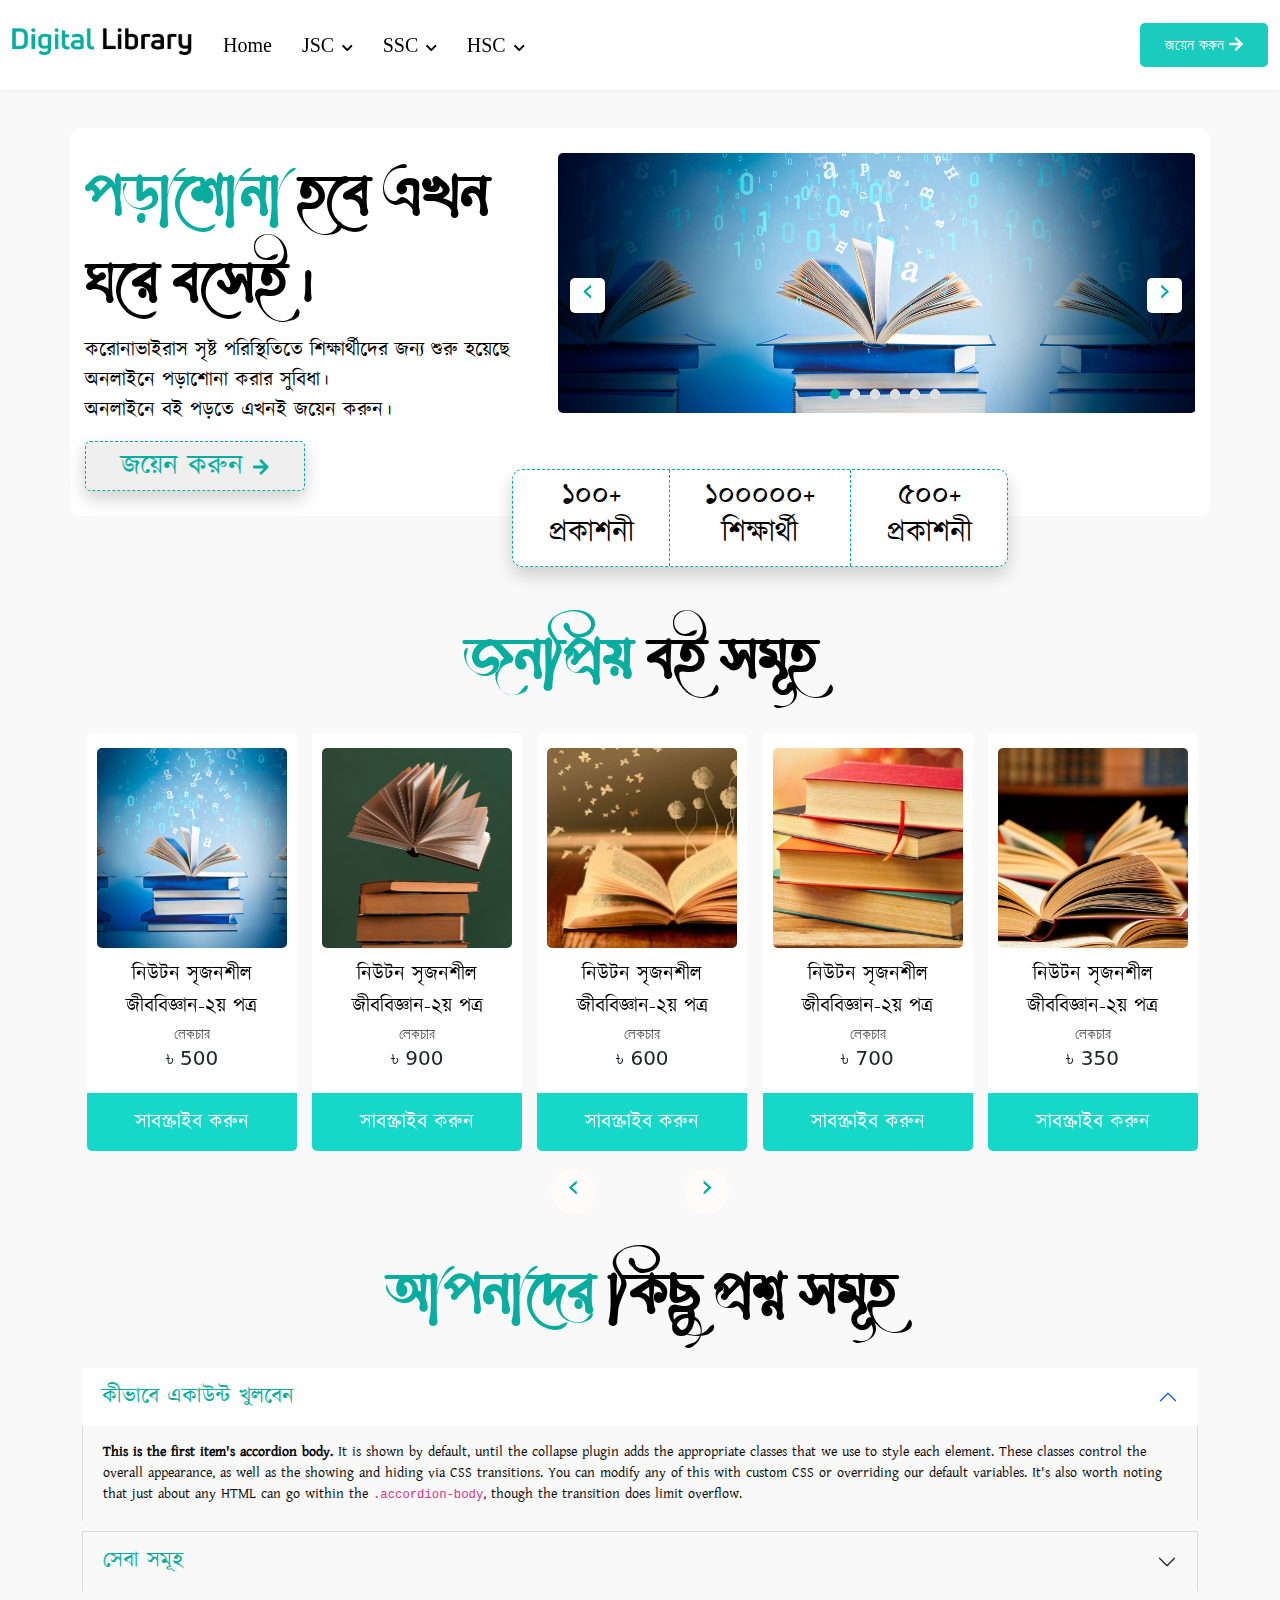
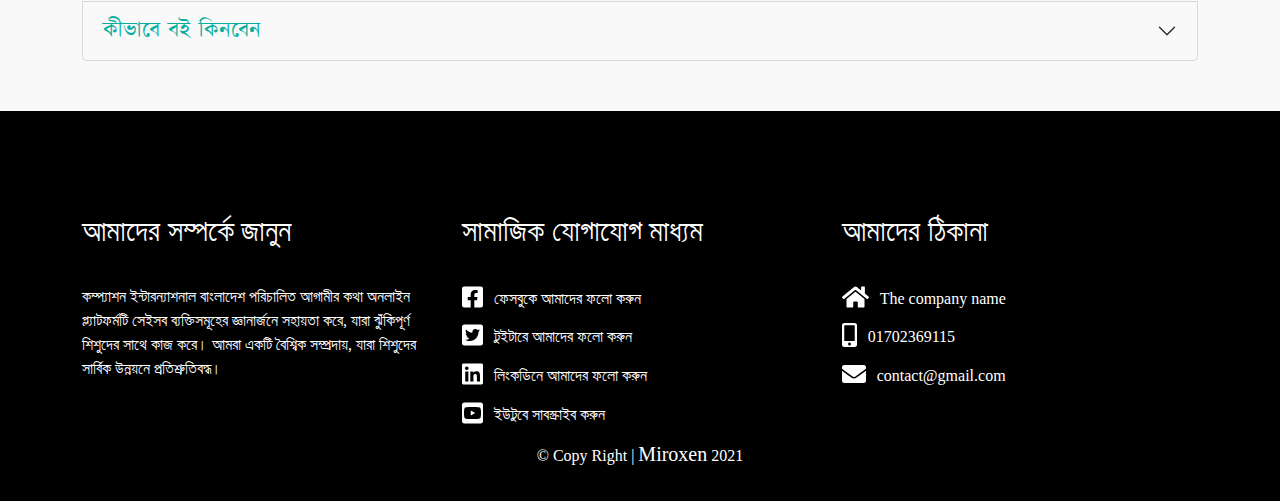
<file: index.html>
<!DOCTYPE html>
<html lang="en">
<head>
    <meta charset="UTF-8">
    <meta http-equiv="X-UA-Compatible" content="IE=edge">
    <meta name="viewport" content="width=device-width, initial-scale=1.0">


    <title>Book</title>




    <!-- Font Awesome Css -->
    <link rel="stylesheet" href="assets/css/all.min.css">

     <!-- Bootstrap CDN -->
    <link href="https://cdn.jsdelivr.net/npm/bootstrap@5.0.1/dist/css/bootstrap.min.css" rel="stylesheet" integrity="sha384-+0n0xVW2eSR5OomGNYDnhzAbDsOXxcvSN1TPprVMTNDbiYZCxYbOOl7+AMvyTG2x" crossorigin="anonymous">

    <!-- Bootstrap Css -->
    <link rel="stylesheet" href="assets/css/bootstrap.min.css">

    <!-- Owl carousel Css -->
    <link rel="stylesheet" href="assets/css/owl.theme.default.min.css">
    <link rel="stylesheet" href="assets/css/owl.carousel.min.css">

    <!-- Font Family Css -->
    <link rel="stylesheet" href="assets/fonts/font.css">

    <!-- Main Css Sheet -->
    <link rel="stylesheet" href="assets/css/style.css">

    <!-- Responsive Css Sheet  -->
    <link rel="stylesheet" href="assets/css/responsive.css">
</head>
<body>
    

    <!-- Header Part Start -->
    <header class="header"> 
        <nav class="navbar navbar-expand-lg navbar-light">
            <div class="container-fluid">
            <a class="navbar-brand" href="index.html">
                <img src="assets/images/logo.png" alt="">
            </a>
            <button class="navbar-toggler" type="button" data-bs-toggle="collapse" data-bs-target="#navbarSupportedContent" aria-controls="navbarSupportedContent" aria-expanded="false" aria-label="Toggle navigation">
            <span class="navbar-toggler-icon"></span>
            </button>
            <div class="collapse navbar-collapse" id="navbarSupportedContent">
            <ul class="navbar-nav me-auto mb-2 mb-lg-0">
              
                <li class="nav-item">
                <a class="nav-link" href="index.html"></i>Home</a>
                </li>

                <li class="nav-item dropdown">
                <a class="nav-link dropdown-toggle" href="#" id="navbarDropdown" role="button" data-bs-toggle="dropdown" aria-expanded="false">
                    JSC
                    <i class=" list-after-icon fas fa-chevron-down"></i>
                </a>
                <ul class="dropdown-menu" aria-labelledby="navbarDropdown">
                    <li><a class="dropdown-item" href="#">2020</a></li>
                    <li><a class="dropdown-item" href="#">2019</a></li>
                    <li><a class="dropdown-item" href="#">2018</a></li>
                    <li><a class="dropdown-item" href="#">2017</a></li>
                    <li><a class="dropdown-item" href="#">2016</a></li>
                    <li><a class="dropdown-item" href="#">2015</a></li>
                </ul>
                </li>

                <li class="nav-item dropdown">
                    <a class="nav-link dropdown-toggle" href="#" id="navbarDropdown" role="button" data-bs-toggle="dropdown" aria-expanded="false">
                        SSC
                        <i class="list-after-icon fas fa-chevron-down"></i>
                    </a>
                    <ul class="dropdown-menu" aria-labelledby="navbarDropdown">
                        <li><a class="dropdown-item" href="#">2020</a></li>
                        <li><a class="dropdown-item" href="#">2019</a></li>
                        <li><a class="dropdown-item" href="#">2018</a></li>
                        <li><a class="dropdown-item" href="#">2017</a></li>
                        <li><a class="dropdown-item" href="#">2016</a></li>
                        <li><a class="dropdown-item" href="#">2015</a></li>
                    </ul>
                </li>
                <li class="nav-item dropdown">
                    <a class="nav-link dropdown-toggle" href="#" id="navbarDropdown" role="button" data-bs-toggle="dropdown" aria-expanded="false">
                        HSC
                        <i class="list-after-icon fas fa-chevron-down"></i>
                    </a>
                    <ul class="dropdown-menu" aria-labelledby="navbarDropdown">
                        <li><a class="dropdown-item" href="#">2020</a></li>
                        <li><a class="dropdown-item" href="#">2019</a></li>
                        <li><a class="dropdown-item" href="#">2018</a></li>
                        <li><a class="dropdown-item" href="#">2017</a></li>
                        <li><a class="dropdown-item" href="#">2016</a></li>
                        <li><a class="dropdown-item" href="#">2015</a></li>
                    </ul>
                </li>
            </ul>
            <div class="login-btn"> 
                <a href="login.html">
                    <button>
                        জয়েন করুন
                        <i class="fas fa-arrow-right"></i>
                    </button>
                </a>
            </div>
            <!-- <form class="d-flex">
                <ul class="navbar-nav ">
                    <li class="nav-item dropdown">
                        <a class="nav-link dropdown-toggle" href="#" id="navbarDropdown" role="button" data-bs-toggle="dropdown" aria-expanded="false">
                            <i class=" list-before-icon fas fa-user-circle"></i>
                            <span> Md. Mostafijur Rahman</span>
                            <i class=" list-after-icon fas fa-chevron-down"></i>
                        </a>
                        <ul class="dropdown-menu" aria-labelledby="navbarDropdown">
                            <li><a class="dropdown-item" href="#">Dashboard</a></li>
                            <li><a class="dropdown-item" href="#">Log Out</a></li>
                        </ul>
                    </li>
                </ul>
            </form> -->
            </div>
        </div>
        </nav>
    </header><!-- Header Part end -->

    <!-- Banner Area Start -->
    <section class="banner-area mt-5"> 
        <div class="container"> 
            <div class="row"> 
                <div class="col-lg-5">
                    <div class="banner-content"> 
                        <h1> <span>পড়াশোনা</span> হবে এখন
                            ঘরে বসেই ।</h1>
                        <p>করোনাভাইরাস সৃষ্ট পরিস্থিতিতে শিক্ষার্থীদের জন্য শুরু হয়েছে <br>
                            অনলাইনে পড়াশোনা করার সুবিধা। <br>
                            অনলাইনে বই পড়তে এখনই জয়েন করুন।
                        </p>
                        <button class="brand-btn"> 
                            জয়েন করুন 
                            <i class="fas fa-arrow-right"></i>
                        </button>
                    </div>
                </div>
                <div class="col-lg-7">
                    <div class="banner-slider"> 
                        <div class="owl-carousel banner-book">
                            <div class="book-images-box">
                                <img src="assets/images/book/book1.jpg" alt="">
                            </div>
                            <div class="book-images-box">
                                <img src="assets/images/book/book2.jpg" alt="">
                            </div>
                            <div class="book-images-box">
                                <img src="assets/images/book/book3.jpg" alt="">
                            </div>
                            <div class="book-images-box">
                                <img src="assets/images/book/book4.jpeg" alt="">
                            </div>
                            <div class="book-images-box">
                                <img src="assets/images/book/book5.jpg" alt="">
                            </div>
                            <div class="book-images-box">
                                <img src="assets/images/book/book6.jpg" alt="">
                            </div>
                        </div>
                    </div>
                </div>
            </div>
            <div class="modal-section"> 
                <div class="modal-content-area "> 
                    <div class="modal-1 common-modal"> 
                        <h1>১০০+</h1>
                        <h1>প্রকাশনী</h1>
                    </div>
                    <div class="modal-2 common-modal"> 
                        <h1>১০০০০০+</h1>
                        <h1>শিক্ষার্থী</h1>
                    </div>
                    <div class="modal-2 common-modal"> 
                        <h1>৫০০+</h1>
                        <h1>প্রকাশনী</h1>
                    </div>
                </div>
            </div>
        </div>
    </section><!-- Banner Area End -->

    <!-- Books Area Start -->
    <section class="books-area ">
        <div class="container"> 
            <div class="common-header text-center"> 
                <h2> <span>জনপ্রিয়</span> বই সমূহ </h2>
            </div>
            <div class="owl-carousel books-slider">

                <!-- single book start -->
               <div class="single-book"> 
                    <div class="book-img-box"> 
                        <img src="assets/images/book/book1.jpg" alt="">
                    </div>
                    <div class="book-content-box text-center"> 
                        <p>নিউটন সৃজনশীল <br/> জীববিজ্ঞান-২য় পত্র</p>
                        <span>লেকচার</span> 
                        <h5>৳ 500</h5>
                    </div>
                    <button class="book-btn">সাবস্ক্রাইব করুন</button>
               </div><!-- single book end -->

                <!-- single book start -->
                <div class="single-book"> 
                    <div class="book-img-box"> 
                        <img src="assets/images/book/book2.jpg" alt="">
                    </div>
                    <div class="book-content-box text-center"> 
                        <p>নিউটন সৃজনশীল <br/> জীববিজ্ঞান-২য় পত্র</p>
                        <span>লেকচার</span>
                        <h5>৳ 900</h5>
                    </div>
                    <button class="book-btn">সাবস্ক্রাইব করুন</button>
               </div><!-- single book end -->

                <!-- single book start -->
                <div class="single-book"> 
                    <div class="book-img-box"> 
                        <img src="assets/images/book/book3.jpg" alt="">
                    </div>
                    <div class="book-content-box text-center"> 
                        <p>নিউটন সৃজনশীল <br/> জীববিজ্ঞান-২য় পত্র</p>
                        <span>লেকচার</span>
                        <h5>৳ 600</h5>
                    </div>
                    <button class="book-btn">সাবস্ক্রাইব করুন</button>
               </div><!-- single book end -->

                <!-- single book start -->
                <div class="single-book"> 
                    <div class="book-img-box"> 
                        <img src="assets/images/book/book4.jpeg" alt="">
                    </div>
                    <div class="book-content-box text-center"> 
                        <p>নিউটন সৃজনশীল <br/> জীববিজ্ঞান-২য় পত্র</p>
                        <span>লেকচার</span>
                        <h5>৳ 700</h5>
                    </div>
                    <button class="book-btn">সাবস্ক্রাইব করুন</button>
               </div><!-- single book end -->

                <!-- single book start -->
                <div class="single-book"> 
                    <div class="book-img-box"> 
                        <img src="assets/images/book/book5.jpg" alt="">
                    </div>
                    <div class="book-content-box text-center"> 
                        <p>নিউটন সৃজনশীল <br/> জীববিজ্ঞান-২য় পত্র</p>
                        <span>লেকচার</span>
                        <h5>৳ 350</h5>
                    </div>
                    <button class="book-btn">সাবস্ক্রাইব করুন</button>
               </div><!-- single book end -->

                <!-- single book start -->
                <div class="single-book"> 
                    <div class="book-img-box"> 
                        <img src="assets/images/book/book6.jpg" alt="">
                    </div>
                    <div class="book-content-box text-center"> 
                        <p>নিউটন সৃজনশীল <br/> জীববিজ্ঞান-২য় পত্র</p>
                        <span>লেকচার</span>
                        <h5>৳ 400</h5>
                    </div>
                    <button class="book-btn">সাবস্ক্রাইব করুন</button>
               </div><!-- single book end -->

            </div>
        </div>
    </section><!-- Books Area End -->


    <section class="faq-area">
        <div class="container"> 
            <div class="common-header text-center">
                <h2 > <span>আপনাদের</span> কিছু প্রশ্ন সমূহ</h2>
            </div>
            
            <div class="accordion" id="accordionExample">
                <div class="accordion-item">
                  <h2 class="accordion-header" id="headingOne">
                    <button class="accordion-button" type="button" data-bs-toggle="collapse" data-bs-target="#collapseOne" aria-expanded="true" aria-controls="collapseOne">
                      কীভাবে একাউন্ট খুলবেন
                    </button>
                  </h2>
                  <div id="collapseOne" class="accordion-collapse collapse show" aria-labelledby="headingOne" data-bs-parent="#accordionExample">
                    <div class="accordion-body">
                      <strong>This is the first item's accordion body.</strong> It is shown by default, until the collapse plugin adds the appropriate classes that we use to style each element. These classes control the overall appearance, as well as the showing and hiding via CSS transitions. You can modify any of this with custom CSS or overriding our default variables. It's also worth noting that just about any HTML can go within the <code>.accordion-body</code>, though the transition does limit overflow.
                    </div>
                  </div>
                </div>
                <div class="accordion-item">
                  <h2 class="accordion-header" id="headingTwo">
                    <button class="accordion-button collapsed" type="button" data-bs-toggle="collapse" data-bs-target="#collapseTwo" aria-expanded="false" aria-controls="collapseTwo">
                      সেবা সমূহ
                    </button>
                  </h2>
                  <div id="collapseTwo" class="accordion-collapse collapse" aria-labelledby="headingTwo" data-bs-parent="#accordionExample">
                    <div class="accordion-body">
                      <strong>This is the second item's accordion body.</strong> It is hidden by default, until the collapse plugin adds the appropriate classes that we use to style each element. These classes control the overall appearance, as well as the showing and hiding via CSS transitions. You can modify any of this with custom CSS or overriding our default variables. It's also worth noting that just about any HTML can go within the <code>.accordion-body</code>, though the transition does limit overflow.
                    </div>
                  </div>
                </div>
                <div class="accordion-item">
                  <h2 class="accordion-header" id="headingThree">
                    <button class="accordion-button collapsed" type="button" data-bs-toggle="collapse" data-bs-target="#collapseThree" aria-expanded="false" aria-controls="collapseThree">
                      কীভাবে বই কিনবেন
                    </button>
                  </h2>
                  <div id="collapseThree" class="accordion-collapse collapse" aria-labelledby="headingThree" data-bs-parent="#accordionExample">
                    <div class="accordion-body">
                      <strong>This is the third item's accordion body.</strong> It is hidden by default, until the collapse plugin adds the appropriate classes that we use to style each element. These classes control the overall appearance, as well as the showing and hiding via CSS transitions. You can modify any of this with custom CSS or overriding our default variables. It's also worth noting that just about any HTML can go within the <code>.accordion-body</code>, though the transition does limit overflow.
                    </div>
                  </div>
                </div>
              </div>
        </div>
    </section>



    
<!-- Footer Section Start -->
<footer class="pb-3">
    <div class="container mt-5 ">
        <div class="row">
                <div class="col-lg-4 col-md-12 mt-4">
                    <div class="footer-about">
                         <h3 class="header-text">আমাদের সম্পর্কে জানুন</h3>
                         <p>কম্প্যাশন ইন্টারন্যাশনাল বাংলাদেশ পরিচালিত আগামীর কথা অনলাইন প্ল্যাটফর্মটি সেইসব ব্যক্তিসমূহের জ্ঞানার্জনে সহায়তা করে, যারা ঝুঁকিপূর্ণ শিশুদের সাথে কাজ করে। আমরা একটি বৈশ্বিক সম্প্রদায়, যারা শিশুদের সার্বিক উন্নয়নে প্রতিশ্রুতিবদ্ধ।</p>
                    </div>
                </div>
     
                <div class="col-lg-4 col-md-12 mt-4">
                  <div class="footer-social">
                        <h3 class="header-text">সামাজিক যোগাযোগ মাধ্যম</h3>

                    <ul class="social-icons">
                        <li>
                            <a href=""><i class="footer-icon fab fa-facebook-square"></i></a>
                            <span>ফেসবুকে আমাদের ফলো করুন</span>
                        </li>

                        <li>
                            <a href=""><i class="footer-icon fab fa-twitter-square"></i></a>
                            <span>টুইটারে আমাদের ফলো করুন</span>
                        </li>

                        <li>
                            <a href=""><i class="footer-icon fab fa-linkedin"></i></a>
                            <span> লিংকডিনে আমাদের ফলো করুন </span></li>

                        <li>
                            <a href=""><i class="footer-icon fab fa-youtube-square"></i></a>
                            <span>ইউটুবে সাবস্ক্রাইব  করুন</span></li>
                    </ul>
                  </div>
                </div>
     
                <div class="col-lg-4 col-md-12 mt-4">
                    <div class="contact-info">
                        <h3 class="header-text">আমাদের ঠিকানা</h3>
                        <ul class="social-icons">
                            <li>
                                <a href=""><i class="footer-icon fas fa-home"></i></a>
                                <span>The company name </span>
                            </li>

                            <li>
                                <a href=""><i class="footer-icon fas fa-mobile-alt"></i></a>
                                <span>01702369115</span>
                            </li>

                            <li>
                                <a href=""><i class="footer-icon fas fa-envelope"></i></a>
                                <span>contact@gmail.com</span>
                            </li>
                        </ul>
                    </div>
                </div>
        </div>
    </div>

            <div class="footer-end">
                <p class="text-center">© Copy Right | <a href="http://microxen.com/" target="blank">Miroxen</a> 2021</p>
            </div>
</footer>
        
<!-- Footer Section End -->






    
    


     <!-- jQuery JS -->
     <script src="https://code.jquery.com/jquery-3.3.1.min.js" integrity="sha256-FgpCb/KJQlLNfOu91ta32o/NMZxltwRo8QtmkMRdAu8=" crossorigin="anonymous"></script>

    <!-- FontAwesome JS -->
    <script src="assets/js/all.min.js"></script>

    <!-- Owl carousel JS -->
    <script src="assets/js/owl.carousel.min.js"></script>

    <!-- Bootstrap Js -->
    <script src="assets/js/bootstrap.bundle.min.js"></script>

    <!-- Main JS  -->
    <script src="assets/js/main.js"></script>
</body>
</html>
</file>
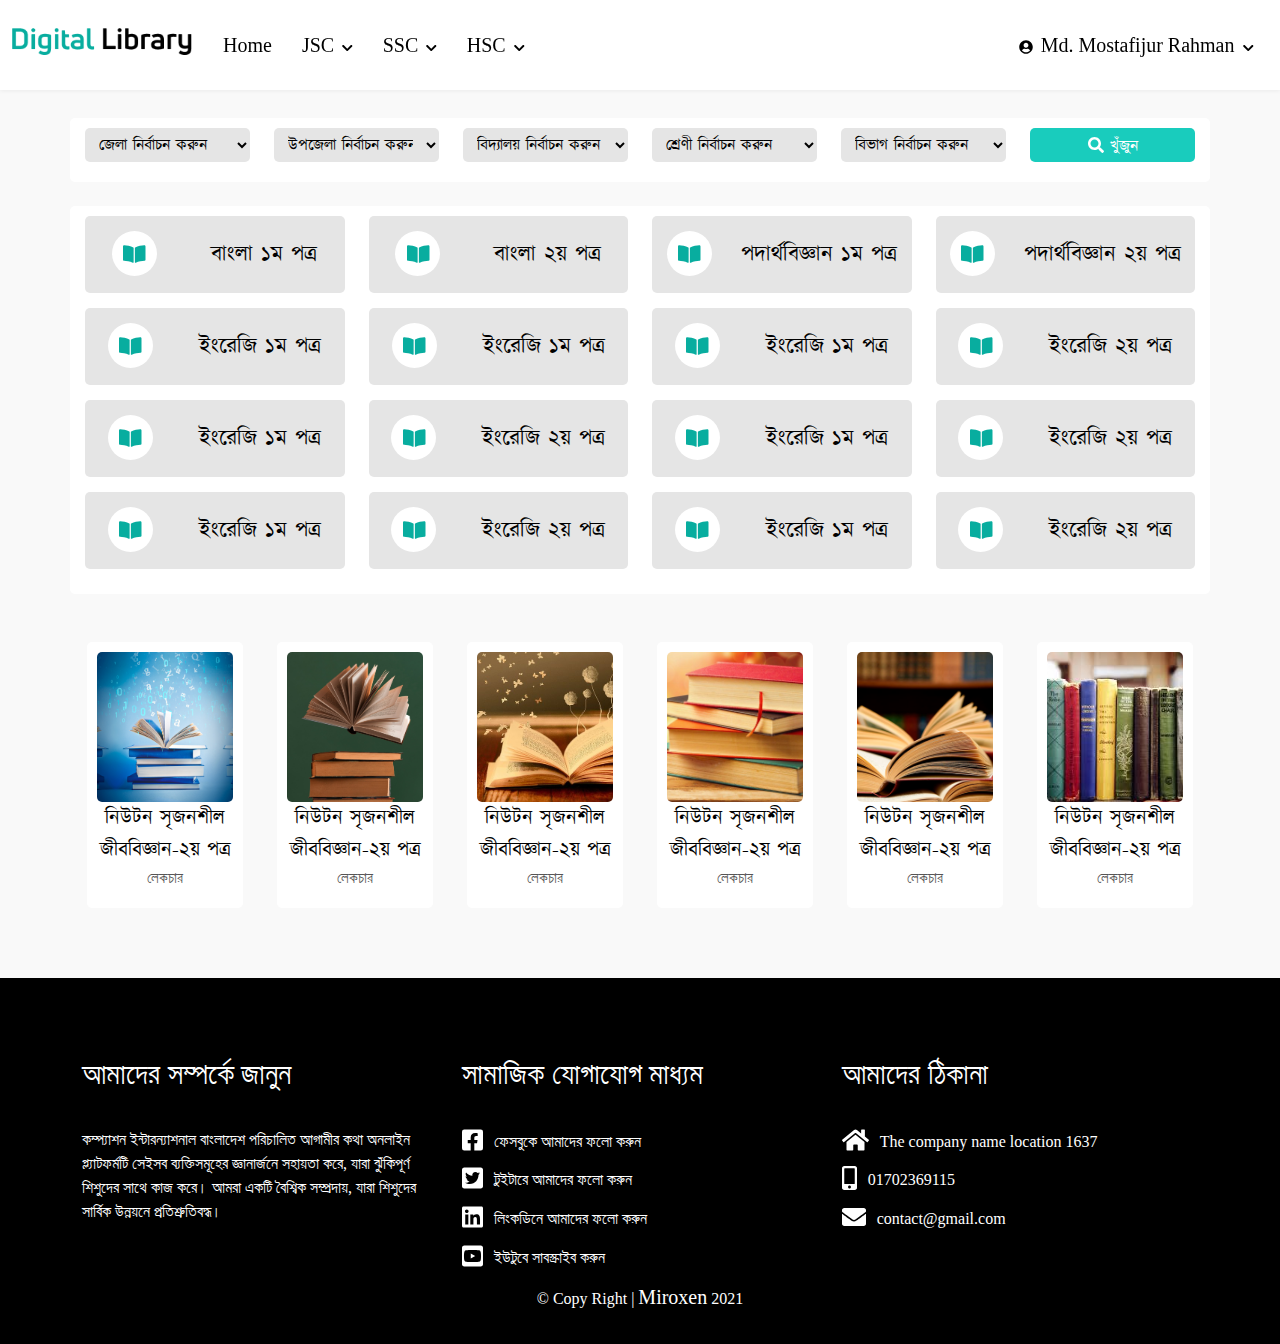
<file: dashboard.html>
<!DOCTYPE html>
<html lang="en">
<head>
    <meta charset="UTF-8">
    <meta http-equiv="X-UA-Compatible" content="IE=edge">
    <meta name="viewport" content="width=device-width, initial-scale=1.0">


    <title>Book</title>




    <!-- Font Awesome Css -->
    <link rel="stylesheet" href="assets/css/all.min.css">

    <!-- Bootstrap Css -->
    <link href="https://cdn.jsdelivr.net/npm/bootstrap@5.0.1/dist/css/bootstrap.min.css" rel="stylesheet" integrity="sha384-+0n0xVW2eSR5OomGNYDnhzAbDsOXxcvSN1TPprVMTNDbiYZCxYbOOl7+AMvyTG2x" crossorigin="anonymous">
    <link rel="stylesheet" href="assets/css/bootstrap.min.css">

    <!-- Font Family Css -->
    <link rel="stylesheet" href="assets/fonts/font.css">

    <!-- Main Css Sheet -->
    <link rel="stylesheet" href="assets/css/style.css">


    <!-- Responsive Css Sheet  -->
    <link rel="stylesheet" href="assets/css/responsive.css">
</head>
<body>
     <!-- Header Part Start -->
     <header class="header"> 
        <nav class="navbar navbar-expand-lg navbar-light">
            <div class="container-fluid">
            <a class="navbar-brand" href="index.html">
                <img src="assets/images/logo.png" alt="">
            </a>
            <button class="navbar-toggler" type="button" data-bs-toggle="collapse" data-bs-target="#navbarSupportedContent" aria-controls="navbarSupportedContent" aria-expanded="false" aria-label="Toggle navigation">
            <span class="navbar-toggler-icon"></span>
            </button>
            <div class="collapse navbar-collapse" id="navbarSupportedContent">
            <ul class="navbar-nav me-auto mb-2 mb-lg-0">
            
                <li class="nav-item">
                <a class="nav-link" href="index.html"></i>Home</a>
                </li>

                <li class="nav-item dropdown">
                <a class="nav-link dropdown-toggle" href="#" id="navbarDropdown" role="button" data-bs-toggle="dropdown" aria-expanded="false">
                    JSC
                    <i class=" list-after-icon fas fa-chevron-down"></i>
                </a>
                <ul class="dropdown-menu" aria-labelledby="navbarDropdown">
                    <li><a class="dropdown-item" href="#">2020</a></li>
                    <li><a class="dropdown-item" href="#">2019</a></li>
                    <li><a class="dropdown-item" href="#">2018</a></li>
                    <li><a class="dropdown-item" href="#">2017</a></li>
                    <li><a class="dropdown-item" href="#">2016</a></li>
                    <li><a class="dropdown-item" href="#">2015</a></li>
                </ul>
                </li>

                <li class="nav-item dropdown">
                    <a class="nav-link dropdown-toggle" href="#" id="navbarDropdown" role="button" data-bs-toggle="dropdown" aria-expanded="false">
                        SSC
                        <i class="list-after-icon fas fa-chevron-down"></i>
                    </a>
                    <ul class="dropdown-menu" aria-labelledby="navbarDropdown">
                        <li><a class="dropdown-item" href="#">2020</a></li>
                        <li><a class="dropdown-item" href="#">2019</a></li>
                        <li><a class="dropdown-item" href="#">2018</a></li>
                        <li><a class="dropdown-item" href="#">2017</a></li>
                        <li><a class="dropdown-item" href="#">2016</a></li>
                        <li><a class="dropdown-item" href="#">2015</a></li>
                    </ul>
                </li>
                <li class="nav-item dropdown">
                    <a class="nav-link dropdown-toggle" href="#" id="navbarDropdown" role="button" data-bs-toggle="dropdown" aria-expanded="false">
                        HSC
                        <i class="list-after-icon fas fa-chevron-down"></i>
                    </a>
                    <ul class="dropdown-menu" aria-labelledby="navbarDropdown">
                        <li><a class="dropdown-item" href="#">2020</a></li>
                        <li><a class="dropdown-item" href="#">2019</a></li>
                        <li><a class="dropdown-item" href="#">2018</a></li>
                        <li><a class="dropdown-item" href="#">2017</a></li>
                        <li><a class="dropdown-item" href="#">2016</a></li>
                        <li><a class="dropdown-item" href="#">2015</a></li>
                    </ul>
                </li>
            </ul>
            <form class="d-flex">
                <ul class="navbar-nav ">
                    <li class="nav-item dropdown">
                        <a class="nav-link dropdown-toggle" href="#" id="navbarDropdown" role="button" data-bs-toggle="dropdown" aria-expanded="false">
                            <i class=" list-before-icon fas fa-user-circle"></i>
                            <span> Md. Mostafijur Rahman</span>
                            <i class=" list-after-icon fas fa-chevron-down"></i>
                        </a>
                        <ul class="dropdown-menu" aria-labelledby="navbarDropdown">
                            <li><a class="dropdown-item" href="#">Dashboard</a></li>
                            <li><a class="dropdown-item" href="#">Log Out</a></li>
                        </ul>
                    </li>
                </ul>
            </form>
            </div>
        </div>
        </nav>
    </header><!-- Header Part end -->
    
    <!-- Desboard Selector Section Start -->
    <section class="dashboard mt-5 ">
          <div class="container">
            <div class="row">
                <div class="col-lg-2 col-md-4 col-sm-6 selector-wrap">
                    <form action="/action_page.php">
                        <select name="cars" id="cars">
                          <option value="জেলা নির্বাচন করুন">জেলা নির্বাচন করুন</option>
                          <option value="saab">Saab</option>
                          <option value="opel">Opel</option>
                          <option value="audi">Audi</option>
                        </select>
                      </form>
                </div>

                <div class="col-lg-2 col-md-4 col-sm-6 selector-wrap">
                    <form action="/action_page.php">
                        <select name="cars" id="cars">
                            <option value="উপজেলা নির্বাচন করুন">উপজেলা নির্বাচন করুন</option>
                            <option value="saab">Saab</option>
                            <option value="opel">Opel</option>
                            <option value="audi">Audi</option>
                        </select>
                        </form>
                </div>

                <div class="col-lg-2 col-md-4 col-sm-6 selector-wrap">
                    <form action="/action_page.php">
                        <select name="cars" id="cars">
                            <option value="বিদ্যালয় নির্বাচন করুন">বিদ্যালয় নির্বাচন করুন</option>
                            <option value="saab">Saab</option>
                            <option value="opel">Opel</option>
                            <option value="audi">Audi</option>
                        </select>
                        </form>
                </div>

                <div class="col-lg-2 col-md-4 col-sm-6 selector-wrap">
                    <form action="/action_page.php">
                        <select name="cars" id="cars">
                            <option value="শ্রেণী নির্বাচন করুন">শ্রেণী নির্বাচন করুন</option>
                            <option value="saab">Saab</option>
                            <option value="opel">Opel</option>
                            <option value="audi">Audi</option>
                        </select>
                        </form>
                </div>

                <div class="col-lg-2 col-md-4 col-sm-6 selector-wrap">
                    <form action="/action_page.php">
                        <select name="cars" id="cars">
                            <option value="বিভাগ নির্বাচন করুন">বিভাগ নির্বাচন করুন</option>
                            <option value="saab">Saab</option>
                            <option value="opel">Opel</option>
                            <option value="audi">Audi</option>
                        </select>
                        </form>
                </div>

                <div class="col-lg-2 col-md-4 col-sm-6 selector-wrap">
                    <button class="search-box"> 
                        <i class="fas fa-search"></i>
                        <a href="">খুঁজুন</a>
                    </button>
                </div>
            </div>
        </div>
    </section>
    <!-- Desboard Selector Section End -->

    <!-- Desboard Content Section Start -->
    <section class="desboard-content mt-4">
        <div class="container">
            <div class="row">
                <div class="col-lg-3 col-md-4 col-sm-6">
                    <div class="d-flex justify-content-around  text-align-center content-btn ">
                        <div class="icon">
                            <i class="fas fa-book-open"></i>
                        </div>
                        <div>
                            <a href="">বাংলা ১ম পত্র</a>
                        </div>
                    </div>
                </div>

                <div class="col-lg-3 col-md-4 col-sm-6">
                    <div class="d-flex justify-content-around  text-align-center content-btn ">
                        <div class="icon">
                            <i class="fas fa-book-open"></i>
                        </div>
                        <div>
                            <a href="">বাংলা ২য় পত্র</a>
                        </div>
                    </div>
                </div>

                <div class="col-lg-3 col-md-4 col-sm-6">
                    <div class="d-flex justify-content-around  text-align-center content-btn ">
                        <div class="icon">
                            <i class="fas fa-book-open"></i>
                        </div>
                        <div>
                            <a href="">পদার্থবিজ্ঞান ১ম পত্র</a>
                        </div>
                    </div>
                </div>

                <div class="col-lg-3 col-md-4 col-sm-6">
                    <div class="d-flex justify-content-around  text-align-center content-btn ">
                        <div class="icon">
                            <i class="fas fa-book-open"></i>
                        </div>
                        <div>
                            <a href="">পদার্থবিজ্ঞান ২য় পত্র</a>
                        </div>
                    </div>
                </div>

                <div class="col-lg-3 col-md-4 col-sm-6">
                    <div class="d-flex justify-content-around  text-align-center content-btn ">
                        <div class="icon">
                            <i class="fas fa-book-open"></i>
                        </div>
                        <div>
                            <a href="">ইংরেজি ১ম পত্র</a>
                        </div>
                    </div>
                </div>

                <div class="col-lg-3 col-md-4 col-sm-6">
                    <div class="d-flex justify-content-around  text-align-center content-btn ">
                        <div class="icon">
                            <i class="fas fa-book-open"></i>
                        </div>
                        <div>
                            <a href="">ইংরেজি ১ম পত্র</a>
                        </div>
                    </div>
                </div>

                <div class="col-lg-3 col-md-4 col-sm-6">
                    <div class="d-flex justify-content-around  text-align-center content-btn ">
                        <div class="icon">
                            <i class="fas fa-book-open"></i>
                        </div>
                        <div>
                            <a href="">ইংরেজি ১ম পত্র</a>
                        </div>
                    </div>
                </div>

                 <div class="col-lg-3 col-md-4 col-sm-6">
                    <div class="d-flex justify-content-around  text-align-center content-btn ">
                        <div class="icon">
                            <i class="fas fa-book-open"></i>
                        </div>
                        <div>
                            <a href="">ইংরেজি ২য় পত্র</a>
                        </div>
                    </div>
                </div>

                <div class="col-lg-3 col-md-4 col-sm-6">
                    <div class="d-flex justify-content-around  text-align-center content-btn ">
                        <div class="icon">
                            <i class="fas fa-book-open"></i>
                        </div>
                        <div>
                            <a href="">ইংরেজি ১ম পত্র</a>
                        </div>
                    </div>
                </div>

                <div class="col-lg-3 col-md-4 col-sm-6">
                    <div class="d-flex justify-content-around  text-align-center content-btn ">
                        <div class="icon">
                            <i class="fas fa-book-open"></i>
                        </div>
                        <div>
                            <a href="">ইংরেজি ২য় পত্র</a>
                        </div>
                    </div>
                </div>

                <div class="col-lg-3 col-md-4 col-sm-6">
                    <div class="d-flex justify-content-around  text-align-center content-btn ">
                        <div class="icon">
                            <i class="fas fa-book-open"></i>
                        </div>
                        <div>
                            <a href="">ইংরেজি ১ম পত্র</a>
                        </div>
                    </div>
                </div>

                <div class="col-lg-3 col-md-4 col-sm-6">
                    <div class="d-flex justify-content-around  text-align-center content-btn ">
                        <div class="icon">
                            <i class="fas fa-book-open"></i>
                        </div>
                       <div>
                        <a href="">ইংরেজি ২য় পত্র</a>
                       </div>
                    </div>
                </div>

                <div class="col-lg-3 col-md-4 col-sm-6">
                    <div class="d-flex justify-content-around  text-align-center content-btn ">
                        <div class="icon">
                            <i class="fas fa-book-open"></i>
                        </div>
                        <div>
                            <a href="">ইংরেজি ১ম পত্র</a>
                        </div>
                    </div>
                </div>

                <div class="col-lg-3 col-md-4 col-sm-6">
                    <div class="d-flex justify-content-around  text-align-center content-btn ">
                        <div class="icon">
                            <i class="fas fa-book-open"></i>
                        </div>
                        <div>
                            <a href="">ইংরেজি ২য় পত্র</a>
                        </div>
                    </div>
                </div>

                <div class="col-lg-3 col-md-4 col-sm-6">
                    <div class="d-flex justify-content-around  text-align-center content-btn ">
                        <div class="icon">
                            <i class="fas fa-book-open"></i>
                        </div>
                        <div>
                            <a href="">ইংরেজি ১ম পত্র</a>
                        </div>
                    </div>
                </div>

                <div class="col-lg-3 col-md-4 col-sm-6">
                    <div class="d-flex justify-content-around text-align-center content-btn ">
                        <div class="icon">
                            <i class="fas fa-book-open"></i>
                        </div>
                        <div>
                            <a href="">ইংরেজি ২য় পত্র</a>
                        </div>
                    </div>
                </div>

            </div>
        </div>

    </section>
    <!-- Desboard Content Section End -->



    <div class="dashboard-books mb-5 mt-5"> 
        <div class="container"> 
            <div class="row"> 

                <div class="col-lg-2 col-md-4 col-sm-6"> 
                    <!-- single book start -->
                    <a href="singleBook.html"> 
                        <div class="dashboard-book "> 
                            <div class="dashboard-img-box"> 
                                <img src="assets/images/book/book1.jpg" alt="">
                            </div>
                            <div class="book-content-box text-center pb-2"> 
                                <p>নিউটন সৃজনশীল <br/> জীববিজ্ঞান-২য় পত্র</p>
                                <span>লেকচার</span> 
                            </div>
                        </div>
                    </a>
                    <!-- single book end -->
                </div>

                <div class="col-lg-2 col-md-4 col-sm-6"> 
                    <!-- single book start -->
                    <a href="singleBook.html"> 
                        <div class="dashboard-book "> 
                            <div class="dashboard-img-box"> 
                                <img src="assets/images/book/book2.jpg" alt="">
                            </div>
                            <div class="book-content-box text-center pb-2"> 
                                <p>নিউটন সৃজনশীল <br/> জীববিজ্ঞান-২য় পত্র</p>
                                <span>লেকচার</span> 
                            </div>
                        </div>
                    </a>
                    <!-- single book end -->
                </div>

                <div class="col-lg-2 col-md-4 col-sm-6"> 
                    <!-- single book start -->
                    <a href="singleBook.html"> 
                        <div class="dashboard-book "> 
                            <div class="dashboard-img-box"> 
                                <img src="assets/images/book/book3.jpg" alt="">
                            </div>
                            <div class="book-content-box text-center pb-2"> 
                                <p>নিউটন সৃজনশীল <br/> জীববিজ্ঞান-২য় পত্র</p>
                                <span>লেকচার</span> 
                            </div>
                        </div>
                    </a>
                    <!-- single book end -->
                </div>

                <div class="col-lg-2 col-md-4 col-sm-6"> 
                    <!-- single book start -->
                    <a href="singleBook.html"> 
                        <div class="dashboard-book "> 
                            <div class="dashboard-img-box"> 
                                <img src="assets/images/book/book4.jpeg" alt="">
                            </div>
                            <div class="book-content-box text-center pb-2"> 
                                <p>নিউটন সৃজনশীল <br/> জীববিজ্ঞান-২য় পত্র</p>
                                <span>লেকচার</span> 
                            </div>
                        </div>
                    </a>
                    <!-- single book end -->
                </div>

                <div class="col-lg-2 col-md-4 col-sm-6"> 
                    <!-- single book start -->
                    <a href="singleBook.html"> 
                        <div class="dashboard-book "> 
                            <div class="dashboard-img-box"> 
                                <img src="assets/images/book/book5.jpg" alt="">
                            </div>
                            <div class="book-content-box text-center pb-2"> 
                                <p>নিউটন সৃজনশীল <br/> জীববিজ্ঞান-২য় পত্র</p>
                                <span>লেকচার</span> 
                            </div>
                        </div>
                    </a>
                    <!-- single book end -->
                </div>

                <div class="col-lg-2 col-md-4 col-sm-6"> 
                    <!-- single book start -->
                    <a href="singleBook.html"> 
                        <div class="dashboard-book "> 
                            <div class="dashboard-img-box"> 
                                <img src="assets/images/book/book6.jpg" alt="">
                            </div>
                            <div class="book-content-box text-center pb-2"> 
                                <p>নিউটন সৃজনশীল <br/> জীববিজ্ঞান-২য় পত্র</p>
                                <span>লেকচার</span> 
                            </div>
                        </div>
                    </a>
                    <!-- single book end -->
                </div>

                

            </div>
        </div>
    </div>

    <!-- Footer Section Start -->
<footer class="pb-3">
    <div class="container mt-5 ">
        <div class="row">
                <div class="col-lg-4 col-md-12">
                    <div class="footer-about">
                         <h3 class="header-text">আমাদের সম্পর্কে জানুন</h3>
                         <p>কম্প্যাশন ইন্টারন্যাশনাল বাংলাদেশ পরিচালিত আগামীর কথা অনলাইন প্ল্যাটফর্মটি সেইসব ব্যক্তিসমূহের জ্ঞানার্জনে সহায়তা করে, যারা ঝুঁকিপূর্ণ শিশুদের সাথে কাজ করে। আমরা একটি বৈশ্বিক সম্প্রদায়, যারা শিশুদের সার্বিক উন্নয়নে প্রতিশ্রুতিবদ্ধ।</p>
                    </div>
                </div>
     
                <div class="col-lg-4 col-md-12">
                  <div class="footer-social">
                        <h3 class="header-text">সামাজিক যোগাযোগ মাধ্যম</h3>

                    <ul class="social-icons">
                        <li>
                            <a href=""><i class="footer-icon fab fa-facebook-square"></i></a>
                            <span>ফেসবুকে আমাদের ফলো করুন</span>
                        </li>

                        <li>
                            <a href=""><i class="footer-icon fab fa-twitter-square"></i></a>
                            <span>টুইটারে আমাদের ফলো করুন</span>
                        </li>

                        <li>
                            <a href=""><i class="footer-icon fab fa-linkedin"></i></a>
                            <span> লিংকডিনে আমাদের ফলো করুন </span></li>

                        <li>
                            <a href=""><i class="footer-icon fab fa-youtube-square"></i></a>
                            <span>ইউটুবে সাবস্ক্রাইব  করুন</span></li>
                    </ul>
                  </div>
                </div>
     
                <div class="col-lg-4 col-md-12">
                    <div class="contact-info">
                        <h3 class="header-text">আমাদের ঠিকানা</h3>
                        <ul class="social-icons">
                            <li>
                                <a href=""><i class="footer-icon fas fa-home"></i></a>
                                <span>The company name location 1637</span>
                            </li>

                            <li>
                                <a href=""><i class="footer-icon fas fa-mobile-alt"></i></a>
                                <span>01702369115</span>
                            </li>

                            <li>
                                <a href=""><i class="footer-icon fas fa-envelope"></i></a>
                                <span>contact@gmail.com</span>
                            </li>
                        </ul>
                    </div>
                </div>
        </div>
    </div>

            <div class="footer-end">
                <p class="text-center">© Copy Right | <a href="http://microxen.com/" target="blank">Miroxen</a> 2021</p>
            </div>
</footer>
        
<!-- Footer Section End -->



    
    

    <!-- jQuery JS -->
    <script src="https://code.jquery.com/jquery-3.3.1.min.js" integrity="sha256-FgpCb/KJQlLNfOu91ta32o/NMZxltwRo8QtmkMRdAu8=" crossorigin="anonymous"></script>


    <!-- FontAwesome JS -->
    <script src="assets/js/all.min.js"></script>

    <!-- Bootstrap Js -->
    <script src="assets/js/bootstrap.bundle.min.js"></script>

    <!-- Main JS  -->
    <script src="assets/js/main.js"></script>
</body>
</html>
</file>
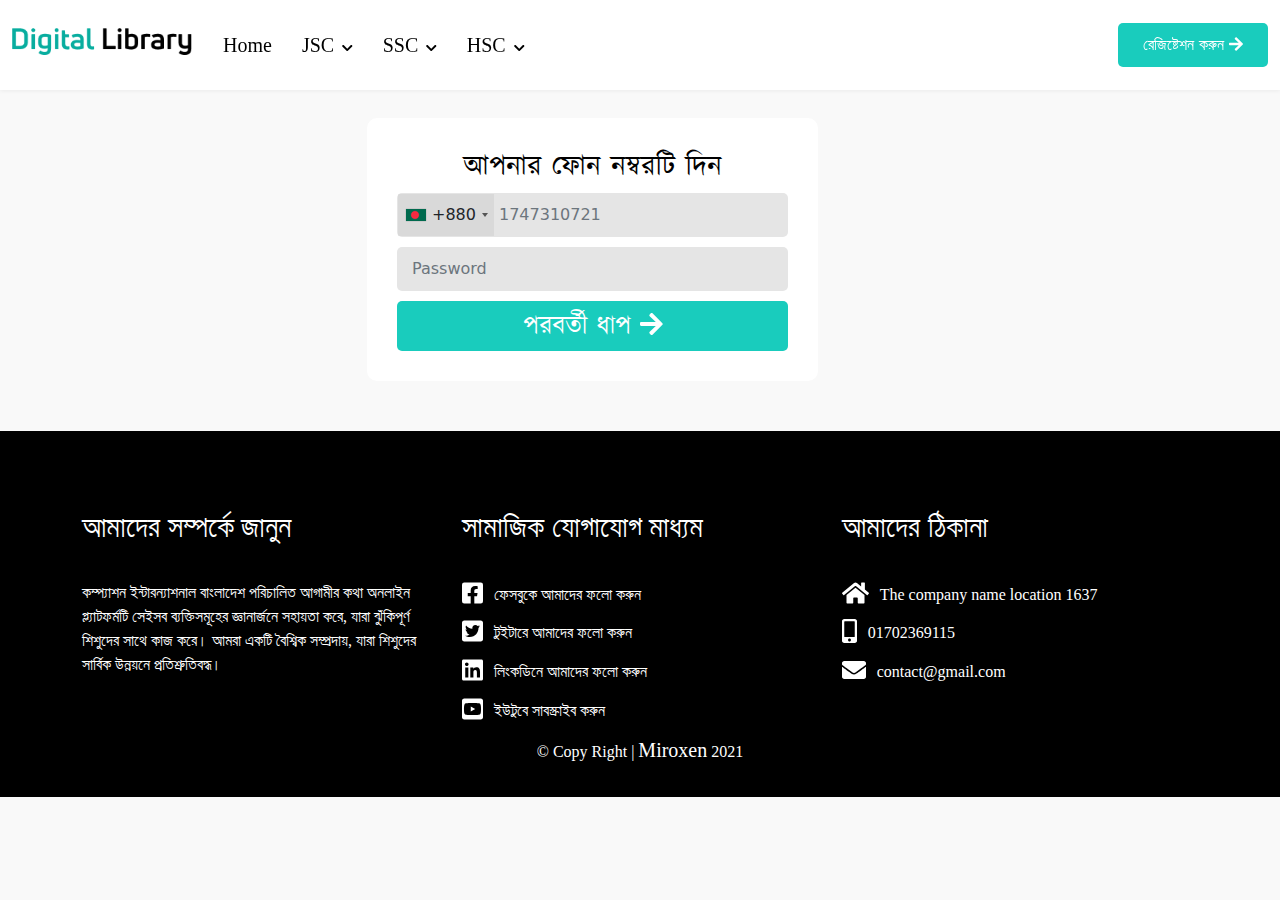
<file: login.html>
<!DOCTYPE html>
<html lang="en">
<head>
    <meta charset="UTF-8">
    <meta http-equiv="X-UA-Compatible" content="IE=edge">
    <meta name="viewport" content="width=device-width, initial-scale=1.0">


    <title>Book</title>




    <!-- Font Awesome Css -->
    <link rel="stylesheet" href="assets/css/all.min.css">

     <!-- Bootstrap CDN -->
    <link href="https://cdn.jsdelivr.net/npm/bootstrap@5.0.1/dist/css/bootstrap.min.css" rel="stylesheet" integrity="sha384-+0n0xVW2eSR5OomGNYDnhzAbDsOXxcvSN1TPprVMTNDbiYZCxYbOOl7+AMvyTG2x" crossorigin="anonymous">

    <!-- Bootstrap Css -->
    <link rel="stylesheet" href="assets/css/bootstrap.min.css">

    <!-- international tell input css -->
    <link rel="stylesheet" href="assets/css/intlTelInput.min.css">

    <!-- Owl carousel Css -->
    <link rel="stylesheet" href="assets/css/owl.theme.default.min.css">
    <link rel="stylesheet" href="assets/css/owl.carousel.min.css">

    <!-- Font Family Css -->
    <link rel="stylesheet" href="assets/fonts/font.css">

    <!-- Main Css Sheet -->
    <link rel="stylesheet" href="assets/css/style.css">

    <!-- Responsive Css Sheet  -->
    <link rel="stylesheet" href="assets/css/responsive.css">
</head>
<body>
    

    <!-- Header Part Start -->
    <header class="header"> 
        <nav class="navbar navbar-expand-lg navbar-light">
            <div class="container-fluid">
            <a class="navbar-brand" href="index.html">
                <img src="assets/images/logo.png" alt="">
            </a>
            <button class="navbar-toggler" type="button" data-bs-toggle="collapse" data-bs-target="#navbarSupportedContent" aria-controls="navbarSupportedContent" aria-expanded="false" aria-label="Toggle navigation">
            <span class="navbar-toggler-icon"></span>
            </button>
            <div class="collapse navbar-collapse" id="navbarSupportedContent">
            <ul class="navbar-nav me-auto mb-2 mb-lg-0">
            
                <li class="nav-item">
                <a class="nav-link" href="index.html"></i>Home</a>
                </li>

                <li class="nav-item dropdown">
                <a class="nav-link dropdown-toggle" href="#" id="navbarDropdown" role="button" data-bs-toggle="dropdown" aria-expanded="false">
                    JSC
                    <i class=" list-after-icon fas fa-chevron-down"></i>
                </a>
                <ul class="dropdown-menu" aria-labelledby="navbarDropdown">
                    <li><a class="dropdown-item" href="#">2020</a></li>
                    <li><a class="dropdown-item" href="#">2019</a></li>
                    <li><a class="dropdown-item" href="#">2018</a></li>
                    <li><a class="dropdown-item" href="#">2017</a></li>
                    <li><a class="dropdown-item" href="#">2016</a></li>
                    <li><a class="dropdown-item" href="#">2015</a></li>
                </ul>
                </li>

                <li class="nav-item dropdown">
                    <a class="nav-link dropdown-toggle" href="#" id="navbarDropdown" role="button" data-bs-toggle="dropdown" aria-expanded="false">
                        SSC
                        <i class="list-after-icon fas fa-chevron-down"></i>
                    </a>
                    <ul class="dropdown-menu" aria-labelledby="navbarDropdown">
                        <li><a class="dropdown-item" href="#">2020</a></li>
                        <li><a class="dropdown-item" href="#">2019</a></li>
                        <li><a class="dropdown-item" href="#">2018</a></li>
                        <li><a class="dropdown-item" href="#">2017</a></li>
                        <li><a class="dropdown-item" href="#">2016</a></li>
                        <li><a class="dropdown-item" href="#">2015</a></li>
                    </ul>
                </li>
                <li class="nav-item dropdown">
                    <a class="nav-link dropdown-toggle" href="#" id="navbarDropdown" role="button" data-bs-toggle="dropdown" aria-expanded="false">
                        HSC
                        <i class="list-after-icon fas fa-chevron-down"></i>
                    </a>
                    <ul class="dropdown-menu" aria-labelledby="navbarDropdown">
                        <li><a class="dropdown-item" href="#">2020</a></li>
                        <li><a class="dropdown-item" href="#">2019</a></li>
                        <li><a class="dropdown-item" href="#">2018</a></li>
                        <li><a class="dropdown-item" href="#">2017</a></li>
                        <li><a class="dropdown-item" href="#">2016</a></li>
                        <li><a class="dropdown-item" href="#">2015</a></li>
                    </ul>
                </li>
            </ul>

            <div class="login-btn"> 
                <a href="registration.html">
                    <button>
                        রেজিষ্টেশন করুন
                        <i class="fas fa-arrow-right"></i>
                    </button>
                </a>
            </div>
            <!-- <form class="d-flex">
                <ul class="navbar-nav ">
                    <li class="nav-item dropdown">
                        <a class="nav-link dropdown-toggle" href="#" id="navbarDropdown" role="button" data-bs-toggle="dropdown" aria-expanded="false">
                            <i class=" list-before-icon fas fa-user-circle"></i>
                            <span> Md. Mostafijur Rahman</span>
                            <i class=" list-after-icon fas fa-chevron-down"></i>
                        </a>
                        <ul class="dropdown-menu" aria-labelledby="navbarDropdown">
                            <li><a class="dropdown-item" href="#">Dashboard</a></li>
                            <li><a class="dropdown-item" href="#">Log Out</a></li>
                        </ul>
                    </li>
                </ul>
            </form> -->
            </div>
        </div>
        </nav>
    </header><!-- Header Part end -->

    
    <section class="login-form-area pt-5"> 
        <div class="container"> 
            <div class="row "> 
                <div class="col-md-5 offset-md-3 ">
                  <div class="form-content"> 
                    <div class="form-header text-center"> 
                        <h2>আপনার ফোন নম্বরটি দিন</h2>
                    </div>
                    <form class="form-style">
                        <div class="form-group">
                          <input type="tel" class="form-control" id="telephone" placeholder="1747310721">
                        </div>
                        <div class="form-group">
                          <input type="password" class="form-control" id="password" placeholder="Password">
                        </div>
                        <a href="dashboard.html">
                            পরবর্তী ধাপ 
                        <i class="fas fa-arrow-right"></i>
                        </a>
                    </form>
                  </div>
                </div>
            </div>
        </div>
    </section>

    <!-- Footer Section Start -->
<footer class="pb-3">
    <div class="container mt-5 ">
        <div class="row">
                <div class="col-lg-4 col-md-12">
                    <div class="footer-about">
                         <h3 class="header-text">আমাদের সম্পর্কে জানুন</h3>
                         <p>কম্প্যাশন ইন্টারন্যাশনাল বাংলাদেশ পরিচালিত আগামীর কথা অনলাইন প্ল্যাটফর্মটি সেইসব ব্যক্তিসমূহের জ্ঞানার্জনে সহায়তা করে, যারা ঝুঁকিপূর্ণ শিশুদের সাথে কাজ করে। আমরা একটি বৈশ্বিক সম্প্রদায়, যারা শিশুদের সার্বিক উন্নয়নে প্রতিশ্রুতিবদ্ধ।</p>
                    </div>
                </div>
     
                <div class="col-lg-4 col-md-12">
                  <div class="footer-social">
                        <h3 class="header-text">সামাজিক যোগাযোগ মাধ্যম</h3>

                    <ul class="social-icons">
                        <li>
                            <a href=""><i class="footer-icon fab fa-facebook-square"></i></a>
                            <span>ফেসবুকে আমাদের ফলো করুন</span>
                        </li>

                        <li>
                            <a href=""><i class="footer-icon fab fa-twitter-square"></i></a>
                            <span>টুইটারে আমাদের ফলো করুন</span>
                        </li>

                        <li>
                            <a href=""><i class="footer-icon fab fa-linkedin"></i></a>
                            <span> লিংকডিনে আমাদের ফলো করুন </span></li>

                        <li>
                            <a href=""><i class="footer-icon fab fa-youtube-square"></i></a>
                            <span>ইউটুবে সাবস্ক্রাইব  করুন</span></li>
                    </ul>
                  </div>
                </div>
     
                <div class="col-lg-4 col-md-12">
                    <div class="contact-info">
                        <h3 class="header-text">আমাদের ঠিকানা</h3>
                        <ul class="social-icons">
                            <li>
                                <a href=""><i class="footer-icon fas fa-home"></i></a>
                                <span>The company name location 1637</span>
                            </li>

                            <li>
                                <a href=""><i class="footer-icon fas fa-mobile-alt"></i></a>
                                <span>01702369115</span>
                            </li>

                            <li>
                                <a href=""><i class="footer-icon fas fa-envelope"></i></a>
                                <span>contact@gmail.com</span>
                            </li>
                        </ul>
                    </div>
                </div>
        </div>
    </div>

            <div class="footer-end">
                <p class="text-center">© Copy Right | <a href="http://microxen.com/" target="blank">Miroxen</a> 2021</p>
            </div>
</footer>
        
<!-- Footer Section End -->



    
    

    <!-- jQuery JS -->
    <script src="https://code.jquery.com/jquery-3.3.1.min.js" integrity="sha256-FgpCb/KJQlLNfOu91ta32o/NMZxltwRo8QtmkMRdAu8=" crossorigin="anonymous"></script>


    <!-- international tel input js -->
    <script src="assets/js/intlTelInput-jquery.min.js"></script>

    <!-- FontAwesome JS -->
    <script src="assets/js/all.min.js"></script>

    <!-- Owl carousel JS -->
    <script src="assets/js/owl.carousel.min.js"></script>

    <!-- Bootstrap Js -->
    <script src="assets/js/bootstrap.bundle.min.js"></script>

    <!-- Main JS  -->
    <script src="assets/js/main.js"></script>


</body>
</html>
</file>
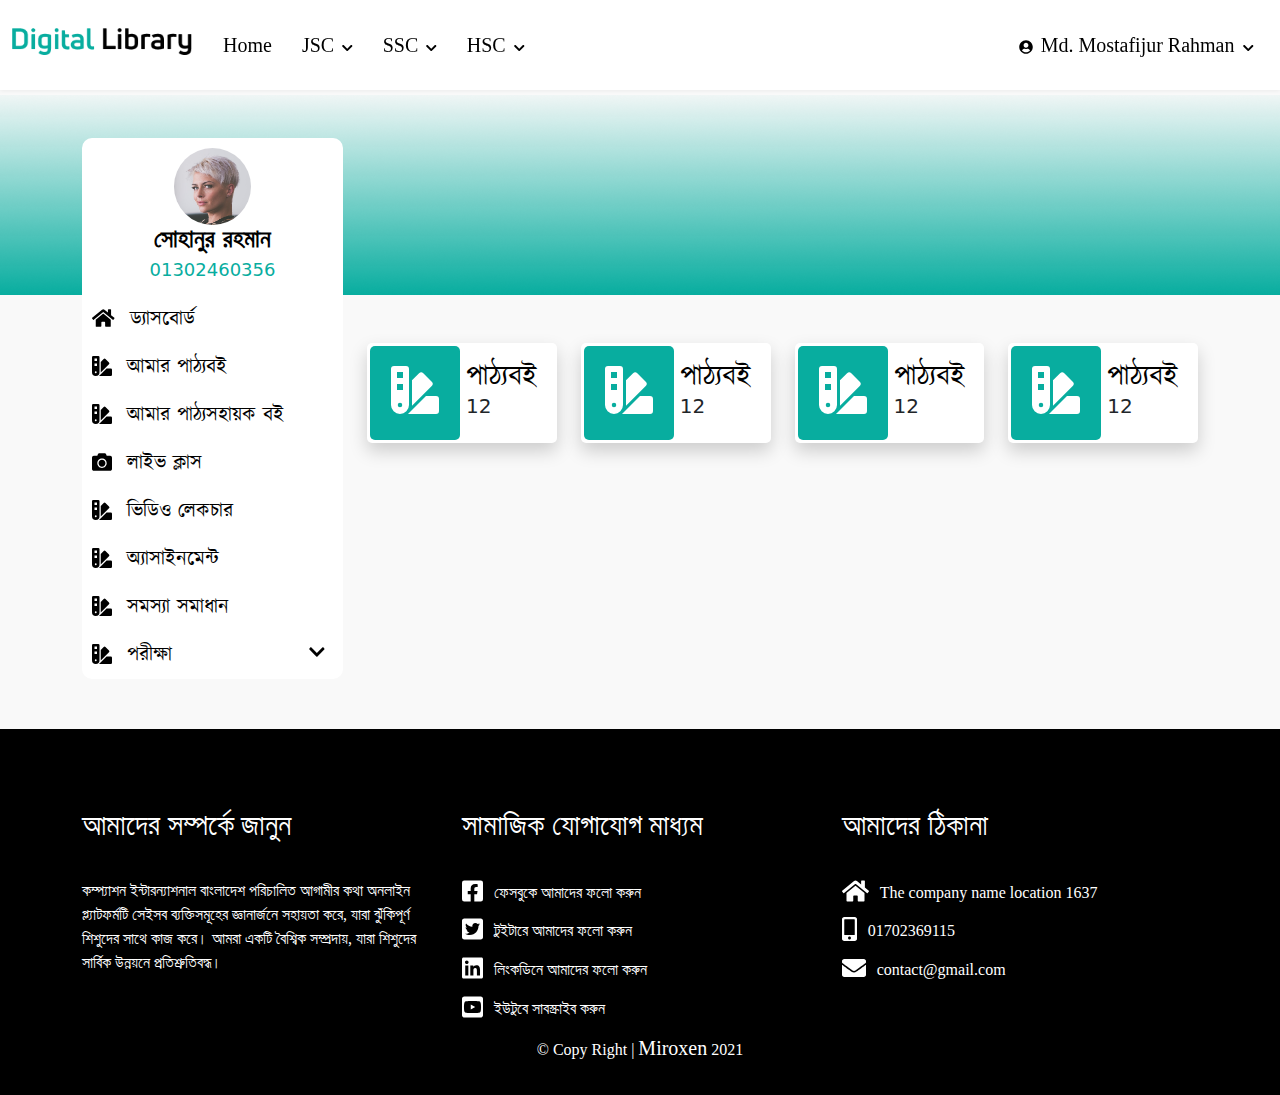
<file: newDashboard.html>
<!DOCTYPE html>
<html lang="en">
<head>
    <meta charset="UTF-8">
    <meta http-equiv="X-UA-Compatible" content="IE=edge">
    <meta name="viewport" content="width=device-width, initial-scale=1.0">


    <title>Book</title>




    <!-- Font Awesome Css -->
    <link rel="stylesheet" href="assets/css/all.min.css">

    <!-- Bootstrap Css -->
    <link href="https://cdn.jsdelivr.net/npm/bootstrap@5.0.1/dist/css/bootstrap.min.css" rel="stylesheet" integrity="sha384-+0n0xVW2eSR5OomGNYDnhzAbDsOXxcvSN1TPprVMTNDbiYZCxYbOOl7+AMvyTG2x" crossorigin="anonymous">
    <link rel="stylesheet" href="assets/css/bootstrap.min.css">

    <!-- Font Family Css -->
    <link rel="stylesheet" href="assets/fonts/font.css">

    <!-- Main Css Sheet -->
    <link rel="stylesheet" href="assets/css/style.css">


    <!-- Responsive Css Sheet  -->
    <link rel="stylesheet" href="assets/css/responsive.css">
</head>
<body>
     <!-- Header Part Start -->
     <header class="header"> 
        <nav class="navbar navbar-expand-lg navbar-light">
            <div class="container-fluid">
            <a class="navbar-brand" href="index.html">
                <img src="assets/images/logo.png" alt="">
            </a>
            <button class="navbar-toggler" type="button" data-bs-toggle="collapse" data-bs-target="#navbarSupportedContent" aria-controls="navbarSupportedContent" aria-expanded="false" aria-label="Toggle navigation">
            <span class="navbar-toggler-icon"></span>
            </button>
            <div class="collapse navbar-collapse" id="navbarSupportedContent">
            <ul class="navbar-nav me-auto mb-2 mb-lg-0">
            
                <li class="nav-item">
                <a class="nav-link" href="index.html"></i>Home</a>
                </li>

                <li class="nav-item dropdown">
                <a class="nav-link dropdown-toggle" href="#" id="navbarDropdown" role="button" data-bs-toggle="dropdown" aria-expanded="false">
                    JSC
                    <i class=" list-after-icon fas fa-chevron-down"></i>
                </a>
                <ul class="dropdown-menu" aria-labelledby="navbarDropdown">
                    <li><a class="dropdown-item" href="#">2020</a></li>
                    <li><a class="dropdown-item" href="#">2019</a></li>
                    <li><a class="dropdown-item" href="#">2018</a></li>
                    <li><a class="dropdown-item" href="#">2017</a></li>
                    <li><a class="dropdown-item" href="#">2016</a></li>
                    <li><a class="dropdown-item" href="#">2015</a></li>
                </ul>
                </li>

                <li class="nav-item dropdown">
                    <a class="nav-link dropdown-toggle" href="#" id="navbarDropdown" role="button" data-bs-toggle="dropdown" aria-expanded="false">
                        SSC
                        <i class="list-after-icon fas fa-chevron-down"></i>
                    </a>
                    <ul class="dropdown-menu" aria-labelledby="navbarDropdown">
                        <li><a class="dropdown-item" href="#">2020</a></li>
                        <li><a class="dropdown-item" href="#">2019</a></li>
                        <li><a class="dropdown-item" href="#">2018</a></li>
                        <li><a class="dropdown-item" href="#">2017</a></li>
                        <li><a class="dropdown-item" href="#">2016</a></li>
                        <li><a class="dropdown-item" href="#">2015</a></li>
                    </ul>
                </li>
                <li class="nav-item dropdown">
                    <a class="nav-link dropdown-toggle" href="#" id="navbarDropdown" role="button" data-bs-toggle="dropdown" aria-expanded="false">
                        HSC
                        <i class="list-after-icon fas fa-chevron-down"></i>
                    </a>
                    <ul class="dropdown-menu" aria-labelledby="navbarDropdown">
                        <li><a class="dropdown-item" href="#">2020</a></li>
                        <li><a class="dropdown-item" href="#">2019</a></li>
                        <li><a class="dropdown-item" href="#">2018</a></li>
                        <li><a class="dropdown-item" href="#">2017</a></li>
                        <li><a class="dropdown-item" href="#">2016</a></li>
                        <li><a class="dropdown-item" href="#">2015</a></li>
                    </ul>
                </li>
            </ul>
            <form class="d-flex">
                <ul class="navbar-nav ">
                    <li class="nav-item dropdown">
                        <a class="nav-link dropdown-toggle" href="#" id="navbarDropdown" role="button" data-bs-toggle="dropdown" aria-expanded="false">
                            <i class=" list-before-icon fas fa-user-circle"></i>
                            <span> Md. Mostafijur Rahman</span>
                            <i class=" list-after-icon fas fa-chevron-down"></i>
                        </a>
                        <ul class="dropdown-menu" aria-labelledby="navbarDropdown">
                            <li><a class="dropdown-item" href="#">Dashboard</a></li>
                            <li><a class="dropdown-item" href="#">Log Out</a></li>
                        </ul>
                    </li>
                </ul>
            </form>
            </div>
        </div>
        </nav>
    </header><!-- Header Part end -->


   <!-- background banner Section Start -->
    <section class="backbroud-banner">

    </section> <!-- background banner Section End -->
    
    <!-- Dashboard Conntent Section Start -->
    <section class="dashboard-content"> 
        <div class="container"> 
            <div class="row"> 
                <!-- sideBar area start -->
                <div class="col-lg-3 sidebar-area-position "> 
                    <div class="sideBar-area"> 
                        <!-- user profile start -->
                        <div class="dashboard-user text-center" >
                            <div class="user-img-box"> 
                                <img src="assets/images/user2.png" alt="">
                            </div>
                            <div class="user-content-box">
                                <h4>সোহানুর রহমান</h4>
                                <p>01302460356</p>
                            </div>
                        </div><!-- user profile End -->

                        <!-- Dashboard sidebar menu start -->


                        <div class="contenedor-menu">
                            <ul class="menu">
                                <li><a href="#"><i class="fas fa-home"></i> ড্যাসবোর্ড</a></li>
                                <li><a href="#"><i class="fas fa-swatchbook"></i> আমার পাঠ্যবই</a></li>
                                <li><a href="#"><i class="fas fa-swatchbook"></i> আমার পাঠ্যসহায়ক বই</a></li>
                                <li><a href="#"><i class="fas fa-camera"></i> লাইভ ক্লাস</a></li>
                                <li><a href="#"><i class="fas fa-swatchbook"></i> ভিডিও লেকচার</a></li>
                                <li><a href="#"><i class="fas fa-swatchbook"></i> অ্যাসাইনমেন্ট</a></li>
                                <li><a href="#"><i class="fas fa-swatchbook"></i> সমস্যা সমাধান</a></li>

                                <li><a href="#"><i class="fas fa-swatchbook"></i> পরীক্ষা <i class="down-arrow fa fa-chevron-down"></i></a>
                                    <ul>
                                        <li><a href="#">Sub-Element #1</a></li>
                                        <li><a href="#">Sub-Element #2</a></li>
                                        <li><a href="#">Sub-Element #3</a></li>
                                        <li><a href="#">Sub-Element #4</a></li>
                                    </ul>
                                </li>
                            </ul>
                        </div>
                    </div>
                </div><!-- sideBar area End -->
                <div class="col-lg-9 mt-5 ">
                        <div class="dashbord-content-part"> 
                            <div class="row"> 
                                <!-- dashboar single content start -->
                                <div class="col-lg-3 col-md-6 col-sm-6">
                                    <div class="db-single-content d-flex align-items-center">
                                        <div class="db-single-icon"> 
                                            <i class="fas fa-swatchbook"></i>
                                        </div>
                                        <div class="db-content"> 
                                            <h3>পাঠ্যবই</h3>
                                            <h5>12</h5>
                                        </div>
                                    </div>
                                </div><!-- dashboar single content end -->

                                 <!-- dashboar single content start -->
                                 <div class="col-lg-3 col-md-6 col-sm-6">
                                    <div class="db-single-content d-flex align-items-center">
                                        <div class="db-single-icon"> 
                                            <i class="fas fa-swatchbook"></i>
                                        </div>
                                        <div class="db-content"> 
                                            <h3>পাঠ্যবই</h3>
                                            <h5>12</h5>
                                        </div>
                                    </div>
                                </div><!-- dashboar single content end -->

                                 <!-- dashboar single content start -->
                                 <div class="col-lg-3 col-md-6 col-sm-6">
                                    <div class="db-single-content d-flex align-items-center">
                                        <div class="db-single-icon"> 
                                            <i class="fas fa-swatchbook"></i>
                                        </div>
                                        <div class="db-content"> 
                                            <h3>পাঠ্যবই</h3>
                                            <h5>12</h5>
                                        </div>
                                    </div>
                                </div><!-- dashboar single content end -->

                                 <!-- dashboar single content start -->
                                 <div class="col-lg-3 col-md-6 col-sm-6">
                                    <div class="db-single-content d-flex align-items-center">
                                        <div class="db-single-icon"> 
                                            <i class="fas fa-swatchbook"></i>
                                        </div>
                                        <div class="db-content"> 
                                            <h3>পাঠ্যবই</h3>
                                            <h5>12</h5>
                                        </div>
                                    </div>
                                </div><!-- dashboar single content end -->
                            </div>
                        </div>
                </div>
            </div>
        </div>
    </section><!-- Dashboard Conntent Section End -->

    <!-- Footer Section Start -->
    <footer class="pb-3">
        <div class="container mt-5 ">
            <div class="row">
                    <div class="col-lg-4 col-md-12">
                        <div class="footer-about">
                            <h3 class="header-text">আমাদের সম্পর্কে জানুন</h3>
                            <p>কম্প্যাশন ইন্টারন্যাশনাল বাংলাদেশ পরিচালিত আগামীর কথা অনলাইন প্ল্যাটফর্মটি সেইসব ব্যক্তিসমূহের জ্ঞানার্জনে সহায়তা করে, যারা ঝুঁকিপূর্ণ শিশুদের সাথে কাজ করে। আমরা একটি বৈশ্বিক সম্প্রদায়, যারা শিশুদের সার্বিক উন্নয়নে প্রতিশ্রুতিবদ্ধ।</p>
                        </div>
                    </div>
        
                    <div class="col-lg-4 col-md-12">
                    <div class="footer-social">
                            <h3 class="header-text">সামাজিক যোগাযোগ মাধ্যম</h3>

                        <ul class="social-icons">
                            <li>
                                <a href=""><i class="footer-icon fab fa-facebook-square"></i></a>
                                <span>ফেসবুকে আমাদের ফলো করুন</span>
                            </li>

                            <li>
                                <a href=""><i class="footer-icon fab fa-twitter-square"></i></a>
                                <span>টুইটারে আমাদের ফলো করুন</span>
                            </li>

                            <li>
                                <a href=""><i class="footer-icon fab fa-linkedin"></i></a>
                                <span> লিংকডিনে আমাদের ফলো করুন </span></li>

                            <li>
                                <a href=""><i class="footer-icon fab fa-youtube-square"></i></a>
                                <span>ইউটুবে সাবস্ক্রাইব  করুন</span></li>
                        </ul>
                    </div>
                    </div>
        
                    <div class="col-lg-4 col-md-12">
                        <div class="contact-info">
                            <h3 class="header-text">আমাদের ঠিকানা</h3>
                            <ul class="social-icons">
                                <li>
                                    <a href=""><i class="footer-icon fas fa-home"></i></a>
                                    <span>The company name location 1637</span>
                                </li>

                                <li>
                                    <a href=""><i class="footer-icon fas fa-mobile-alt"></i></a>
                                    <span>01702369115</span>
                                </li>

                                <li>
                                    <a href=""><i class="footer-icon fas fa-envelope"></i></a>
                                    <span>contact@gmail.com</span>
                                </li>
                            </ul>
                        </div>
                    </div>
            </div>
        </div>

        <div class="footer-end">
            <p class="text-center">© Copy Right | <a href="http://microxen.com/" target="blank">Miroxen</a> 2021</p>
        </div>
    </footer>
        
<!-- Footer Section End -->



    
    

   <!-- jQuery JS -->
   <script src="https://code.jquery.com/jquery-3.3.1.min.js" integrity="sha256-FgpCb/KJQlLNfOu91ta32o/NMZxltwRo8QtmkMRdAu8=" crossorigin="anonymous"></script>

   <!-- FontAwesome JS -->
   <script src="assets/js/all.min.js"></script>

   <!-- Owl carousel JS -->
   <script src="assets/js/owl.carousel.min.js"></script>

   <!-- Bootstrap Js -->
   <script src="assets/js/bootstrap.bundle.min.js"></script>

   <!-- Main JS  -->
   <script src="assets/js/main.js"></script>
</body>
</html>
</file>
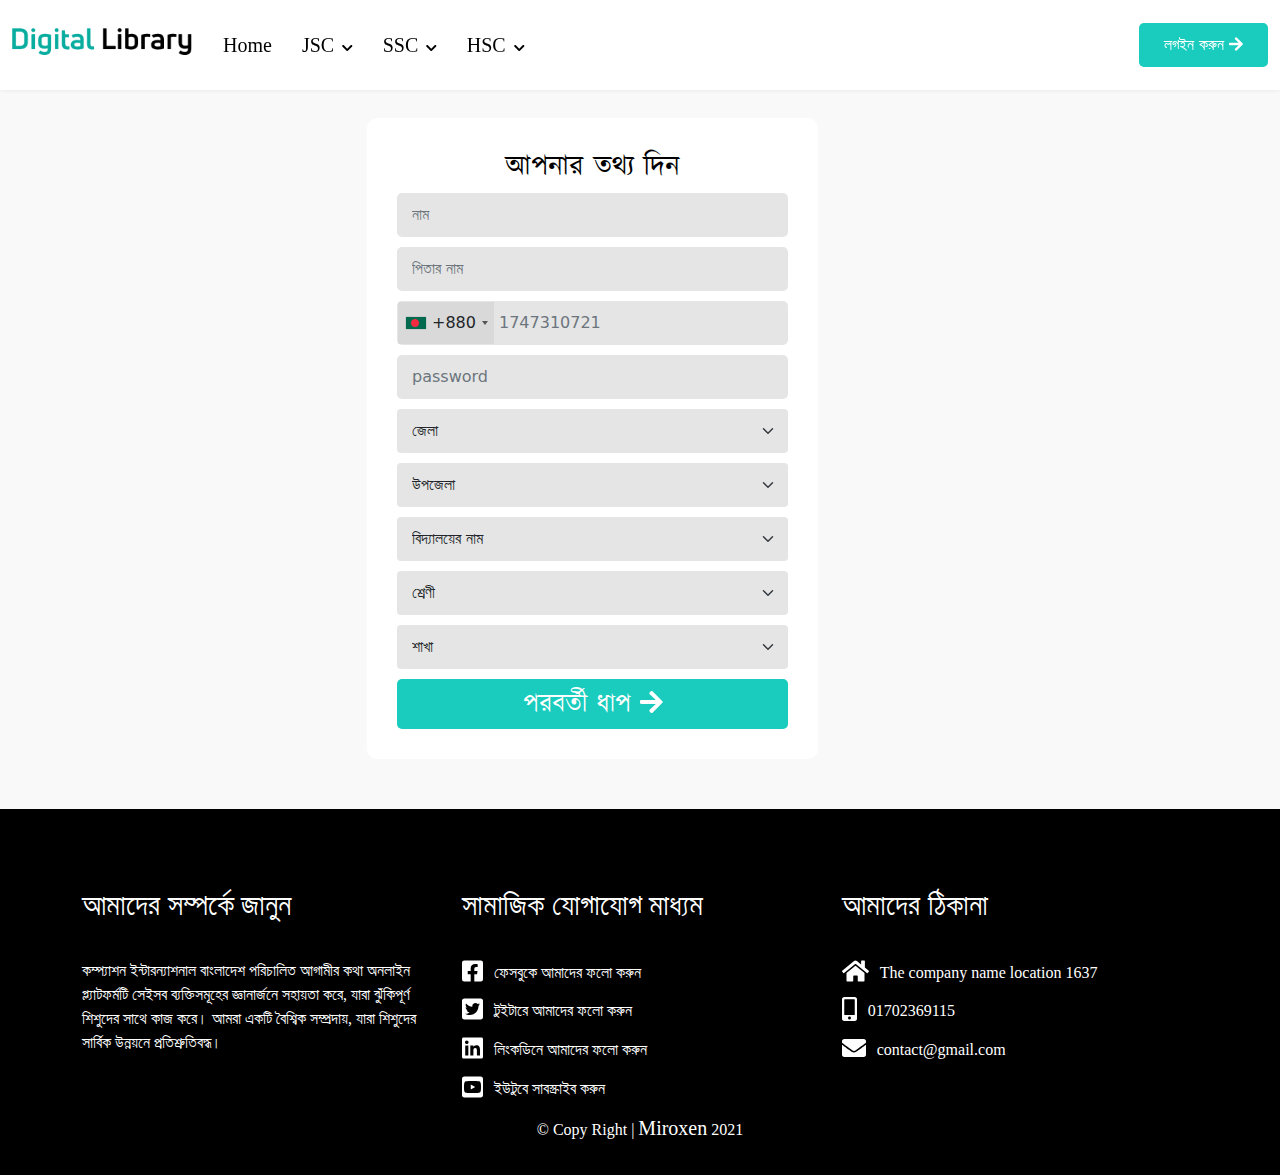
<file: registration.html>
<!DOCTYPE html>
<html lang="en">
<head>
    <meta charset="UTF-8">
    <meta http-equiv="X-UA-Compatible" content="IE=edge">
    <meta name="viewport" content="width=device-width, initial-scale=1.0">


    <title>Book</title>




    <!-- Font Awesome Css -->
    <link rel="stylesheet" href="assets/css/all.min.css">

     <!-- Bootstrap CDN -->
    <link href="https://cdn.jsdelivr.net/npm/bootstrap@5.0.1/dist/css/bootstrap.min.css" rel="stylesheet" integrity="sha384-+0n0xVW2eSR5OomGNYDnhzAbDsOXxcvSN1TPprVMTNDbiYZCxYbOOl7+AMvyTG2x" crossorigin="anonymous">

    <!-- Bootstrap Css -->
    <link rel="stylesheet" href="assets/css/bootstrap.min.css">

    <!-- international tell input css -->
    <link rel="stylesheet" href="assets/css/intlTelInput.min.css">

    <!-- Owl carousel Css -->
    <link rel="stylesheet" href="assets/css/owl.theme.default.min.css">
    <link rel="stylesheet" href="assets/css/owl.carousel.min.css">

    <!-- Font Family Css -->
    <link rel="stylesheet" href="assets/fonts/font.css">

    <!-- Main Css Sheet -->
    <link rel="stylesheet" href="assets/css/style.css">

    <!-- Responsive Css Sheet  -->
    <link rel="stylesheet" href="assets/css/responsive.css">
</head>
<body>
    

    <!-- Header Part Start -->
    <header class="header"> 
        <nav class="navbar navbar-expand-lg navbar-light">
            <div class="container-fluid">
            <a class="navbar-brand" href="index.html">
                <img src="assets/images/logo.png" alt="">
            </a>
            <button class="navbar-toggler" type="button" data-bs-toggle="collapse" data-bs-target="#navbarSupportedContent" aria-controls="navbarSupportedContent" aria-expanded="false" aria-label="Toggle navigation">
            <span class="navbar-toggler-icon"></span>
            </button>
            <div class="collapse navbar-collapse" id="navbarSupportedContent">
            <ul class="navbar-nav me-auto mb-2 mb-lg-0">
            
                <li class="nav-item">
                <a class="nav-link" href="index.html"></i>Home</a>
                </li>

                <li class="nav-item dropdown">
                <a class="nav-link dropdown-toggle" href="#" id="navbarDropdown" role="button" data-bs-toggle="dropdown" aria-expanded="false">
                    JSC
                    <i class=" list-after-icon fas fa-chevron-down"></i>
                </a>
                <ul class="dropdown-menu" aria-labelledby="navbarDropdown">
                    <li><a class="dropdown-item" href="#">2020</a></li>
                    <li><a class="dropdown-item" href="#">2019</a></li>
                    <li><a class="dropdown-item" href="#">2018</a></li>
                    <li><a class="dropdown-item" href="#">2017</a></li>
                    <li><a class="dropdown-item" href="#">2016</a></li>
                    <li><a class="dropdown-item" href="#">2015</a></li>
                </ul>
                </li>

                <li class="nav-item dropdown">
                    <a class="nav-link dropdown-toggle" href="#" id="navbarDropdown" role="button" data-bs-toggle="dropdown" aria-expanded="false">
                        SSC
                        <i class="list-after-icon fas fa-chevron-down"></i>
                    </a>
                    <ul class="dropdown-menu" aria-labelledby="navbarDropdown">
                        <li><a class="dropdown-item" href="#">2020</a></li>
                        <li><a class="dropdown-item" href="#">2019</a></li>
                        <li><a class="dropdown-item" href="#">2018</a></li>
                        <li><a class="dropdown-item" href="#">2017</a></li>
                        <li><a class="dropdown-item" href="#">2016</a></li>
                        <li><a class="dropdown-item" href="#">2015</a></li>
                    </ul>
                </li>
                <li class="nav-item dropdown">
                    <a class="nav-link dropdown-toggle" href="#" id="navbarDropdown" role="button" data-bs-toggle="dropdown" aria-expanded="false">
                        HSC
                        <i class="list-after-icon fas fa-chevron-down"></i>
                    </a>
                    <ul class="dropdown-menu" aria-labelledby="navbarDropdown">
                        <li><a class="dropdown-item" href="#">2020</a></li>
                        <li><a class="dropdown-item" href="#">2019</a></li>
                        <li><a class="dropdown-item" href="#">2018</a></li>
                        <li><a class="dropdown-item" href="#">2017</a></li>
                        <li><a class="dropdown-item" href="#">2016</a></li>
                        <li><a class="dropdown-item" href="#">2015</a></li>
                    </ul>
                </li>
            </ul>
            <div class="login-btn"> 
                <a href="login.html">
                    <button>
                        লগইন করুন
                        <i class="fas fa-arrow-right"></i>
                    </button>
                </a>
            </div>
            <!-- <form class="d-flex">
                <ul class="navbar-nav ">
                    <li class="nav-item dropdown">
                        <a class="nav-link dropdown-toggle" href="#" id="navbarDropdown" role="button" data-bs-toggle="dropdown" aria-expanded="false">
                            <i class=" list-before-icon fas fa-user-circle"></i>
                            <span> Md. Mostafijur Rahman</span>
                            <i class=" list-after-icon fas fa-chevron-down"></i>
                        </a>
                        <ul class="dropdown-menu" aria-labelledby="navbarDropdown">
                            <li><a class="dropdown-item" href="#">Dashboard</a></li>
                            <li><a class="dropdown-item" href="#">Log Out</a></li>
                        </ul>
                    </li>
                </ul>
            </form> -->
            </div>
        </div>
        </nav>
    </header><!-- Header Part end -->

    
    <section class="login-form-area mb-5 pt-5"> 
        <div class="container"> 
            <div class="row "> 
                <div class="col-md-5 offset-md-3">
                   <div class="form-content"> 
                    <div class="form-header text-center "> 
                        <h2>আপনার তথ্য দিন</h2>
                    </div>
                    <form class="form-style">

                        <div class="form-group">
                            <input type="text" class="form-control" id="name" name="name" placeholder="নাম">
                        </div>

                        <div class="form-group">
                            <input type="text" class="form-control" id="fname" name="FatherName" placeholder="পিতার নাম">
                        </div>

                        <div class="form-group">
                            <input type="tel" class="form-control" id="telephone" placeholder="1747310721">
                        </div>

                        <div class="form-group">
                            <input type="password" class="form-control" id="password" placeholder="password">
                        </div>
                        
                        <select class="form-select" aria-label="Default select example">
                            <option selected>জেলা</option>
                            <option value="1">কুষ্টিয়া</option>
                            <option value="2">ঢাকা</option>
                            <option value="3">সিলেট</option>
                        </select>

                        <select class="form-select" aria-label="Default select example">
                            <option selected>উপজেলা</option>
                            <option value="1">মিরপুর</option>
                            <option value="2">ভেড়ামারা</option>
                            <option value="3">কুমারখালি</option>
                        </select>
                        <select class="form-select" aria-label="Default select example">
                            <option selected>বিদ্যালয়ের নাম</option>
                            <option value="1">মিরপুর বিদ্যালয়</option>
                            <option value="2">ভেড়ামারা বিদ্যালয়</option>
                            <option value="3">কুমারখালি বিদ্যালয়</option>
                        </select>
                        <select class="form-select" aria-label="Default select example">
                            <option selected>শ্রেণী</option>
                            <option value="1">দশম শ্রেণী</option>
                            <option value="2">নবম শ্রেণী</option>
                            <option value="3">অষ্টম শ্রেণী</option>
                        </select>

                        <select class="form-select" aria-label="Default select example">
                            <option selected>শাখা</option>
                            <option value="1">বিজ্ঞান</option>
                            <option value="2">বাণিজ্য</option>
                            <option value="3">মানবিক</option>
                        </select>

                       
                       
                        <a href="login.html">
                            পরবর্তী ধাপ 
                        <i class="fas fa-arrow-right"></i>
                        </a>
                    </form>
                   </div>
                </div>
            </div>
        </div>
    </section>

    <!-- Footer Section Start -->
<footer class="pb-3">
    <div class="container mt-5 ">
        <div class="row">
                <div class="col-lg-4 col-md-12">
                    <div class="footer-about">
                         <h3 class="header-text">আমাদের সম্পর্কে জানুন</h3>
                         <p>কম্প্যাশন ইন্টারন্যাশনাল বাংলাদেশ পরিচালিত আগামীর কথা অনলাইন প্ল্যাটফর্মটি সেইসব ব্যক্তিসমূহের জ্ঞানার্জনে সহায়তা করে, যারা ঝুঁকিপূর্ণ শিশুদের সাথে কাজ করে। আমরা একটি বৈশ্বিক সম্প্রদায়, যারা শিশুদের সার্বিক উন্নয়নে প্রতিশ্রুতিবদ্ধ।</p>
                    </div>
                </div>
     
                <div class="col-lg-4 col-md-12">
                  <div class="footer-social">
                        <h3 class="header-text">সামাজিক যোগাযোগ মাধ্যম</h3>

                    <ul class="social-icons">
                        <li>
                            <a href=""><i class="footer-icon fab fa-facebook-square"></i></a>
                            <span>ফেসবুকে আমাদের ফলো করুন</span>
                        </li>

                        <li>
                            <a href=""><i class="footer-icon fab fa-twitter-square"></i></a>
                            <span>টুইটারে আমাদের ফলো করুন</span>
                        </li>

                        <li>
                            <a href=""><i class="footer-icon fab fa-linkedin"></i></a>
                            <span> লিংকডিনে আমাদের ফলো করুন </span></li>

                        <li>
                            <a href=""><i class="footer-icon fab fa-youtube-square"></i></a>
                            <span>ইউটুবে সাবস্ক্রাইব  করুন</span></li>
                    </ul>
                  </div>
                </div>
     
                <div class="col-lg-4 col-md-12">
                    <div class="contact-info">
                        <h3 class="header-text">আমাদের ঠিকানা</h3>
                        <ul class="social-icons">
                            <li>
                                <a href=""><i class="footer-icon fas fa-home"></i></a>
                                <span>The company name location 1637</span>
                            </li>

                            <li>
                                <a href=""><i class="footer-icon fas fa-mobile-alt"></i></a>
                                <span>01702369115</span>
                            </li>

                            <li>
                                <a href=""><i class="footer-icon fas fa-envelope"></i></a>
                                <span>contact@gmail.com</span>
                            </li>
                        </ul>
                    </div>
                </div>
        </div>
    </div>

            <div class="footer-end">
                <p class="text-center">© Copy Right | <a href="http://microxen.com/" target="blank">Miroxen</a> 2021</p>
            </div>
</footer>
        
<!-- Footer Section End -->



    
    

    <!-- jQuery JS -->
    <script src="https://code.jquery.com/jquery-3.3.1.min.js" integrity="sha256-FgpCb/KJQlLNfOu91ta32o/NMZxltwRo8QtmkMRdAu8=" crossorigin="anonymous"></script>


    <!-- international tel input js -->
    <script src="assets/js/intlTelInput-jquery.min.js"></script>

    <!-- FontAwesome JS -->
    <script src="assets/js/all.min.js"></script>

    <!-- Owl carousel JS -->
    <script src="assets/js/owl.carousel.min.js"></script>

    <!-- Bootstrap Js -->
    <script src="assets/js/bootstrap.bundle.min.js"></script>

    <!-- Main JS  -->
    <script src="assets/js/main.js"></script>


</body>
</html>
</file>
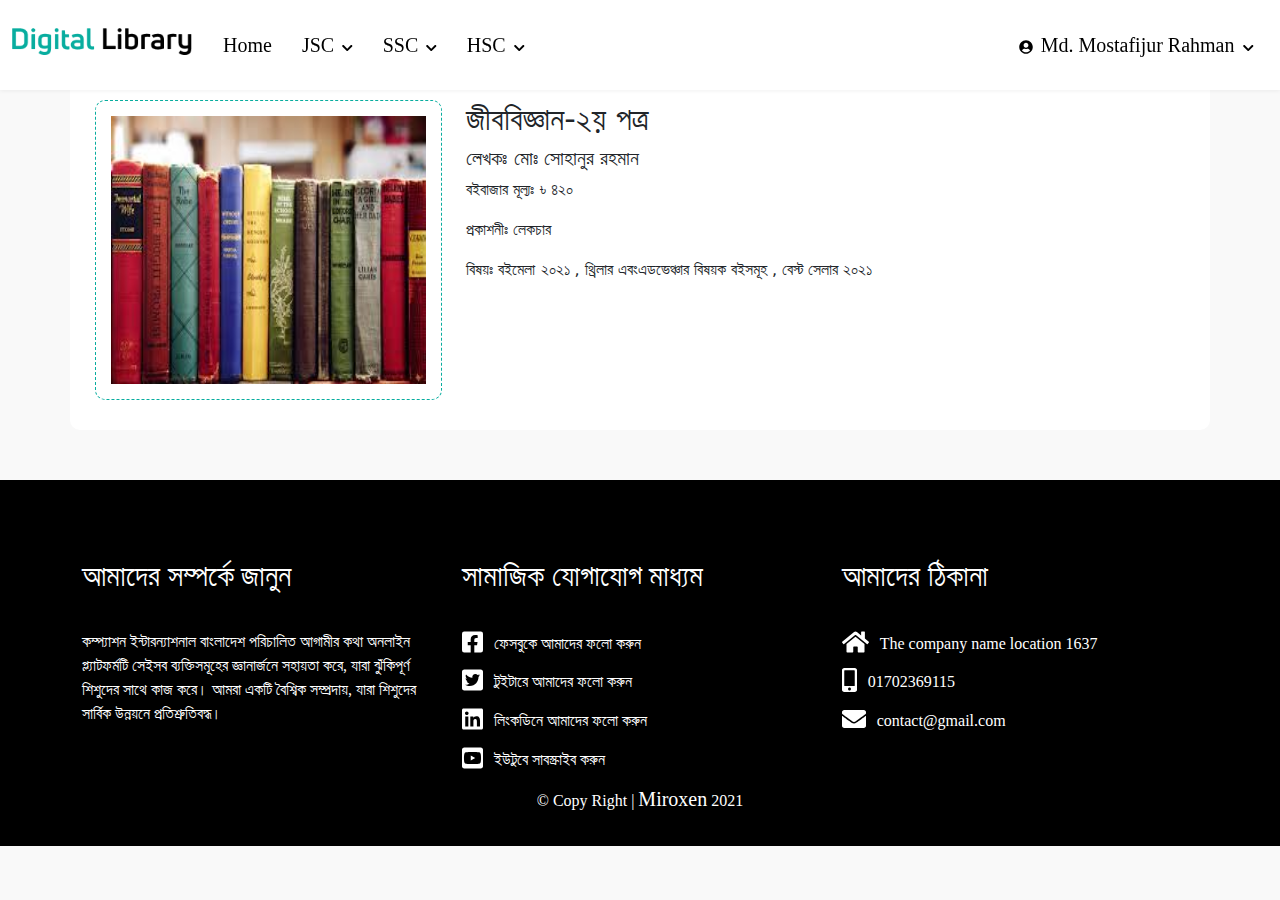
<file: singleBook.html>
<!DOCTYPE html>
<html lang="en">
<head>
    <meta charset="UTF-8">
    <meta http-equiv="X-UA-Compatible" content="IE=edge">
    <meta name="viewport" content="width=device-width, initial-scale=1.0">


    <title>Book</title>




    <!-- Font Awesome Css -->
    <link rel="stylesheet" href="assets/css/all.min.css">

    <!-- Bootstrap Css -->
    <link href="https://cdn.jsdelivr.net/npm/bootstrap@5.0.1/dist/css/bootstrap.min.css" rel="stylesheet" integrity="sha384-+0n0xVW2eSR5OomGNYDnhzAbDsOXxcvSN1TPprVMTNDbiYZCxYbOOl7+AMvyTG2x" crossorigin="anonymous">
    <link rel="stylesheet" href="assets/css/bootstrap.min.css">

    <!-- Font Family Css -->
    <link rel="stylesheet" href="assets/fonts/font.css">

    <!-- Main Css Sheet -->
    <link rel="stylesheet" href="assets/css/style.css">


    <!-- Responsive Css Sheet  -->
    <link rel="stylesheet" href="assets/css/responsive.css">
</head>
<body>
     <!-- Header Part Start -->
     <header class="header"> 
        <nav class="navbar navbar-expand-lg navbar-light">
            <div class="container-fluid">
            <a class="navbar-brand" href="index.html">
                <img src="assets/images/logo.png" alt="">
            </a>
            <button class="navbar-toggler" type="button" data-bs-toggle="collapse" data-bs-target="#navbarSupportedContent" aria-controls="navbarSupportedContent" aria-expanded="false" aria-label="Toggle navigation">
            <span class="navbar-toggler-icon"></span>
            </button>
            <div class="collapse navbar-collapse" id="navbarSupportedContent">
            <ul class="navbar-nav me-auto mb-2 mb-lg-0">
            
                <li class="nav-item">
                <a class="nav-link" href="index.html"></i>Home</a>
                </li>

                <li class="nav-item dropdown">
                <a class="nav-link dropdown-toggle" href="#" id="navbarDropdown" role="button" data-bs-toggle="dropdown" aria-expanded="false">
                    JSC
                    <i class=" list-after-icon fas fa-chevron-down"></i>
                </a>
                <ul class="dropdown-menu" aria-labelledby="navbarDropdown">
                    <li><a class="dropdown-item" href="#">2020</a></li>
                    <li><a class="dropdown-item" href="#">2019</a></li>
                    <li><a class="dropdown-item" href="#">2018</a></li>
                    <li><a class="dropdown-item" href="#">2017</a></li>
                    <li><a class="dropdown-item" href="#">2016</a></li>
                    <li><a class="dropdown-item" href="#">2015</a></li>
                </ul>
                </li>

                <li class="nav-item dropdown">
                    <a class="nav-link dropdown-toggle" href="#" id="navbarDropdown" role="button" data-bs-toggle="dropdown" aria-expanded="false">
                        SSC
                        <i class="list-after-icon fas fa-chevron-down"></i>
                    </a>
                    <ul class="dropdown-menu" aria-labelledby="navbarDropdown">
                        <li><a class="dropdown-item" href="#">2020</a></li>
                        <li><a class="dropdown-item" href="#">2019</a></li>
                        <li><a class="dropdown-item" href="#">2018</a></li>
                        <li><a class="dropdown-item" href="#">2017</a></li>
                        <li><a class="dropdown-item" href="#">2016</a></li>
                        <li><a class="dropdown-item" href="#">2015</a></li>
                    </ul>
                </li>
                <li class="nav-item dropdown">
                    <a class="nav-link dropdown-toggle" href="#" id="navbarDropdown" role="button" data-bs-toggle="dropdown" aria-expanded="false">
                        HSC
                        <i class="list-after-icon fas fa-chevron-down"></i>
                    </a>
                    <ul class="dropdown-menu" aria-labelledby="navbarDropdown">
                        <li><a class="dropdown-item" href="#">2020</a></li>
                        <li><a class="dropdown-item" href="#">2019</a></li>
                        <li><a class="dropdown-item" href="#">2018</a></li>
                        <li><a class="dropdown-item" href="#">2017</a></li>
                        <li><a class="dropdown-item" href="#">2016</a></li>
                        <li><a class="dropdown-item" href="#">2015</a></li>
                    </ul>
                </li>
            </ul>
            <form class="d-flex">
                <ul class="navbar-nav ">
                    <li class="nav-item dropdown">
                        <a class="nav-link dropdown-toggle" href="#" id="navbarDropdown" role="button" data-bs-toggle="dropdown" aria-expanded="false">
                            <i class=" list-before-icon fas fa-user-circle"></i>
                            <span> Md. Mostafijur Rahman</span>
                            <i class=" list-after-icon fas fa-chevron-down"></i>
                        </a>
                        <ul class="dropdown-menu" aria-labelledby="navbarDropdown">
                            <li><a class="dropdown-item" href="#">Dashboard</a></li>
                            <li><a class="dropdown-item" href="#">Log Out</a></li>
                        </ul>
                    </li>
                </ul>
            </form>
            </div>
        </div>
        </nav>
    </header><!-- Header Part end -->
    

    <!-- Book Cover Area Start -->
   <div class="book-cover-area"> 
        <div class="container"> 
            <div class="row"> 
                <div class="col-lg-4">
                    <div class="book-cover-img"> 
                        <img src="assets/images/book/book6.jpg" alt="">
                    </div>
                </div>
                <div class="col-lg-8"> 
                    <div class="book-cover-content"> 
                        <h2>জীববিজ্ঞান-২য় পত্র</h2>
                        <h5>লেখকঃ মোঃ সোহানুর রহমান</h5>
                        <p>বইবাজার মূল্যঃ ৳ ৪২০</p>
                        <p>প্রকাশনীঃ লেকচার</p>
                        <p>বিষয়ঃ বইমেলা ২০২১ , থ্রিলার এবংএডভেঞ্চার বিষয়ক বইসমূহ , বেস্ট সেলার ২০২১

                        </p>
                    </div>
                </div>
            </div>
        </div>
   </div><!-- Book Cover Area end -->


   <!-- Footer Section Start -->
<footer class="pb-3">
    <div class="container mt-5 ">
        <div class="row">
                <div class="col-lg-4 col-md-12">
                    <div class="footer-about">
                         <h3 class="header-text">আমাদের সম্পর্কে জানুন</h3>
                         <p>কম্প্যাশন ইন্টারন্যাশনাল বাংলাদেশ পরিচালিত আগামীর কথা অনলাইন প্ল্যাটফর্মটি সেইসব ব্যক্তিসমূহের জ্ঞানার্জনে সহায়তা করে, যারা ঝুঁকিপূর্ণ শিশুদের সাথে কাজ করে। আমরা একটি বৈশ্বিক সম্প্রদায়, যারা শিশুদের সার্বিক উন্নয়নে প্রতিশ্রুতিবদ্ধ।</p>
                    </div>
                </div>
     
                <div class="col-lg-4 col-md-12">
                  <div class="footer-social">
                        <h3 class="header-text">সামাজিক যোগাযোগ মাধ্যম</h3>

                    <ul class="social-icons">
                        <li>
                            <a href=""><i class="footer-icon fab fa-facebook-square"></i></a>
                            <span>ফেসবুকে আমাদের ফলো করুন</span>
                        </li>

                        <li>
                            <a href=""><i class="footer-icon fab fa-twitter-square"></i></a>
                            <span>টুইটারে আমাদের ফলো করুন</span>
                        </li>

                        <li>
                            <a href=""><i class="footer-icon fab fa-linkedin"></i></a>
                            <span> লিংকডিনে আমাদের ফলো করুন </span></li>

                        <li>
                            <a href=""><i class="footer-icon fab fa-youtube-square"></i></a>
                            <span>ইউটুবে সাবস্ক্রাইব  করুন</span></li>
                    </ul>
                  </div>
                </div>
     
                <div class="col-lg-4 col-md-12">
                    <div class="contact-info">
                        <h3 class="header-text">আমাদের ঠিকানা</h3>
                        <ul class="social-icons">
                            <li>
                                <a href=""><i class="footer-icon fas fa-home"></i></a>
                                <span>The company name location 1637</span>
                            </li>

                            <li>
                                <a href=""><i class="footer-icon fas fa-mobile-alt"></i></a>
                                <span>01702369115</span>
                            </li>

                            <li>
                                <a href=""><i class="footer-icon fas fa-envelope"></i></a>
                                <span>contact@gmail.com</span>
                            </li>
                        </ul>
                    </div>
                </div>
        </div>
    </div>

            <div class="footer-end">
                <p class="text-center">© Copy Right | <a href="http://microxen.com/" target="blank">Miroxen</a> 2021</p>
            </div>
</footer>
        
<!-- Footer Section End -->


    
    

   <!-- jQuery JS -->
   <script src="https://code.jquery.com/jquery-3.3.1.min.js" integrity="sha256-FgpCb/KJQlLNfOu91ta32o/NMZxltwRo8QtmkMRdAu8=" crossorigin="anonymous"></script>

   <!-- FontAwesome JS -->
   <script src="assets/js/all.min.js"></script>

   <!-- Owl carousel JS -->
   <script src="assets/js/owl.carousel.min.js"></script>

   <!-- Bootstrap Js -->
   <script src="assets/js/bootstrap.bundle.min.js"></script>

   <!-- Main JS  -->
   <script src="assets/js/main.js"></script>
</body>
</html>
</file>
<file: assets/fonts/font.css>
@font-face {
    font-family: 'Mahfuj-AK';
    src: url('LiMahfujAKUnicode.eot');
    src: url('LiMahfujAKUnicode.eot?#iefix') format('embedded-opentype'),
        url('LiMahfujAKUnicode.woff') format('woff'),
        url('LiMahfujAKUnicode.ttf') format('truetype'),
        url('LiMahfujAKUnicode.svg#LiMahfujAKUnicode') format('svg');
}

@font-face {
    font-family: 'Kalpurush';
    src: url('Kalpurush.eot');
    src: url('Kalpurush.eot?#iefix') format('embedded-opentype'),
        url('Kalpurush.woff') format('woff'),
        url('Kalpurush.ttf') format('truetype'),
        url('Kalpurush.svg#Kalpurush') format('svg');
}

@font-face {
    font-family: 'SutonnyMJ';
    src: url('SutonnyMJ.eot');
    src: url('SutonnyMJ.eot?#iefix') format('embedded-opentype'),
        url('SutonnyMJ.woff') format('woff'),
        url('SutonnyMJ.ttf') format('truetype'),
        url('SutonnyMJ.svg#SutonnyMJ') format('svg');
}
</file>
<file: assets/css/style.css>
/* 
    =======================
        Common Css
    ======================= 
    */

*{
    margin:0;
    padding: 0;
}
body{
    background-color: #F9F9F9;
}
a{
    text-decoration: none;
}
a:hover{
    text-decoration: none;
}
ul{
    list-style:none;
    margin: 0;
    padding: 0;
}
img{
    width: 100%;
    height:100%;
}
input:focus{
    outline:none;
}
.common-header h2{
    font-family: 'Mahfuj-AK';
    font-style: normal;
    font-weight: normal;
    font-size: 62px;
    line-height: 87px;
    color: #000;
    margin: 60px 0 30px 0;

}
.common-header > h2 > span {
    color: #08AD9F;
}


/*
    =======================
        Home Page CSS Start
    =======================
*/



/* 
                #############################
                        Navbar Css
                #############################
*/

.header{
    background-color: #fff !important;
    box-shadow: 0 1px 4px rgb(0 0 0 / 6%);
    padding: 10px 0;
    position: fixed;
    z-index: 9999999;
    width: 100%;
    top: 0;
    transition: .5s;
}
.menu_bg {
    padding: 0 0;
}


.navbar-brand{
    width: 180px;
    height: auto;
    padding-bottom: 15px;
}
.navbar-nav > .nav-item{
    margin: 0 5px;
    margin-top: 10px;
    padding-bottom: 10px;
  
}

.navbar-nav > .nav-item > .nav-link{
    padding: 5px 10px;
    font-family: "Uni-Neue";
    font-style: normal;
    font-weight: normal;
    font-size: 20px;
    line-height: 24px;
    color: #000000;
    transition: .5s;
}
.navbar-nav > .nav-item > .nav-link:hover{
    background-color: #08AD9F;
    border-radius: 5px;
    color: #FEFEFE;
}
.dropdown-toggle::after {
    display: none;
}
.list-before-icon{
    font-style: normal;
    font-weight: 900;
    font-size: 14px;
    line-height: 18px;
    margin-right: 3px;
}
.list-after-icon{
    font-style: normal;
    font-weight: 900;
    font-size: 12px;
    line-height: 16px;
    margin-left: 3px;
}
.navbar-nav > .nav-item > .nav-link:focus .list-after-icon{
    transform: rotate(180deg);

}

.dropdown-menu{
    margin: 0;
    padding: 0;
    max-height: 250px;
    overflow-y: auto;
}
.dropdown-menu li:first-child{
    border-top: 2px solid #08AD9F;
}
.dropdown-menu .dropdown-item{
    font-family: "Uni-Neue";
    padding: 10px 25px;
    color: #000;
    font-size: 16px;
    font-weight: 500;
    transition: .5s;
}
.dropdown-menu .dropdown-item:hover{
    background-color: #08AD9F;
    color: #fff;
}
.login-btn button{
    background-color: #19ccbd;
    color: #fff;
    border: none;
    padding: 10px 25px;
    border-radius: 5px;
    font-size: 16px;
    transition: .5s;
}

.login-btn button:hover{
    background-color: #08AD9F;
}


/* 
                #############################
                        Banner Css
                #############################
*/

.banner-area{
    padding-top: 80px;
    position: relative;
}
.banner-area > .container{
    background-color: #fff;
    padding: 25px 15px;
    border-radius: 10px;
}

.banner-content h1{
    font-family: 'Mahfuj-AK';
    font-style: normal;
    font-weight: normal;
    font-size: 62px;
    line-height: 87px;
    color: #000;
}
.banner-content h1 > span{
    color: #08AD9F;
}
.banner-content p{
    
    font-family: 'Kalpurush';
    font-style: normal;
    font-weight: normal;
    font-size: 20px;
    line-height: 30px;
    color: #000000;
}
.brand-btn{
    width: 220px;
    height: 50px;
    font-family: 'Kalpurush';
    font-size: 28px;
    color: #08AD9F;
    border: 1px dashed  #08AD9F;
    border-radius: 5px;
    box-shadow: 0 8px 18px 0 rgb(0 0 0 / 18%);
    transition: .8s;
}
.brand-btn svg{
    font-size: 18px;
}
.brand-btn:hover{
    box-shadow: none;
    background-color: #08AD9F;
    color: #fff;
}

.book-images-box{
    width: 100%;
    height: 260px;
}
.book-images-box img{
    
    border-radius: 5px;
    width: 100%;
    height: 100%;
    object-fit:  cover;
}
.banner-book{
    position: relative;
}
.banner-book > .owl-nav > .owl-next{
    position: absolute;
    top: 48%;
    right: 2%;
    
}
.banner-book > .owl-nav > .owl-prev{
    position: absolute;
    top: 48%;
    left: 2%;
    
}
.banner-book > .owl-nav > .owl-next > span,
.banner-book > .owl-nav > .owl-prev > span{
    background-color: #fff;
    display: block;
    width: 35px;
    height: 35px;
    font-size: 32px;
    line-height: 24px;
    border-radius: 5px;
    color: #08AD9F;
    transition: .5s;
}
.banner-book > .owl-nav > .owl-next > span:hover,
.banner-book > .owl-nav > .owl-prev > span:hover{
    background-color: #08AD9F;
    color: #fff;
}
.banner-book > .owl-dots {
    position: absolute;
    bottom: 3%;
    left: 42%;
}
.banner-book > .owl-dots > .owl-dot{
    background-color: #ddd;
    color: #ddd;
    border: 1px solid #eee;
    width: 10px;
    height: 10px;
    border-radius:50%;
    margin: 0 5px;
}
.banner-book > .owl-dots > .active{
    background-color: #08AD9F;
    border: 1px solid #08AD9F;
}

.modal-content-area{
    position: absolute;
    left: 40%;
    bottom: -11%;
    display: flex;
    align-items: center;
    justify-content: center;
    text-align: center;
    border: 1px dashed  #08AD9F;
    border-radius: 10px;
    background-color: #fff;
    box-shadow: 0 8px 18px 0 rgb(0 0 0 / 18%);

}

.common-modal{
    text-align: center;
    padding: 10px 35px;
}
.common-modal h1{
    font-family: 'Kalpurush';
    font-style: normal;
    font-weight: normal;
    color: #000000;
    font-size: 30px;
    line-height: 30px;
}
.common-modal:nth-child(1),
.common-modal:nth-child(2){
    border-right: 1px dashed  #08AD9F;
}

/* 
                #############################
                        Books Area Css
                #############################
*/
.books-area{
    margin: 100px 0;
}
.single-book{
    width: 210px;
    background: #FFFFFF;
    border-radius: 5px;
    margin: 0 5px;
    padding-top: 5px;
}
.dashboard-book{
    background: #FFFFFF;
    border-radius: 5px;
    margin: 0 5px;
    padding: 10px;
    margin-bottom: 20px;
}
.book-img-box{
    width: 190px;
    height: 200px;
    margin: 10px auto;
}
.dashboard-img-box{
    height: 150px;
    width: 100%;
    margin:  0 auto;
}
.book-img-box img,
.dashboard-img-box img{
    object-fit: cover;
    border-radius: 5px;
}
.book-content-box p{
    font-family: 'Kalpurush';
    font-style: normal;
    font-weight: normal;
    font-size: 20px;
    line-height: 32px;
    color: #000000;
    margin: 0;
}
.book-content-box span{
    color: #565555;
    font-size: 15px;
   
}
.book-btn{
    width: 100%;
    border: none;
    color: #fff;
    padding: 10px 0;
    font-family: 'Kalpurush';
    font-size: 20px;
    line-height: 38px;
    background: #15d8c8;
    border-radius: 0px 0px 5px 5px;
    margin-top: 15px;
    transition: .5s;
}
.book-btn:hover{
    background-color: #08AD9F;
}

.books-slider{
    position: relative;
}
.books-slider > .owl-nav > .owl-next{
    position: absolute;
    bottom: -15%;
    right: 42%;
    
}
.books-slider > .owl-nav > .owl-prev{
    position: absolute;
    bottom: -15%;
    left: 42%;
}

.books-slider > .owl-nav > .owl-next > span,
.books-slider > .owl-nav > .owl-prev > span{
    background-color: #fffbfb;
    display: block;
    width: 45px;
    height: 45px;
    font-size: 32px;
    line-height: 34px;
    border-radius: 50%;
    color: #08AD9F;
    transition: .5s;
}
.books-slider > .owl-nav > .owl-next > span:hover,
.books-slider > .owl-nav > .owl-prev > span:hover{
    background-color: #08AD9F;
    color: #fff;
}


/* 
                #############################
                        FAQ Section Css
                #############################
*/
.faq-header{
    font-size: 28px;
    font-family: 'Kalpurush';
    color: #08AD9F;
    text-align: center;
    margin: 30px 0;
}
.accordion-item{
    margin-bottom: 10px;
}
.accordion-item > h2 > button{
    color: #08AD9F;
    font-size: 22px;
    font-family: 'Kalpurush';
    text-decoration: none;
}
.accordion-item > h2 > button:focus{
    outline:none;
    box-shadow:none;
    background-color: #fff;
    color: #08AD9F;
    border: none;
}
.accordion-button:not(.collapsed){
    outline:none;
    box-shadow:none;
    background-color: #fff;
    color: #08AD9F;
    border: none;
}
.accordion-body{
    color: #000;
    font-size: 14px;
    font-family: 'Kalpurush';
}
/* 
                #############################
                        Footer Css
                #############################
*/
footer{
    background-color: #000;
    color: #fff;
    padding:30px 20px 0px 20px ;
    margin-top: 50px;
    font-family: 'kalpurus';
}
.header-text{
    font-size: 30px;
    margin-bottom: 10%;
}
.footer-about p{
    font-size: 16px;
}

.footer-icon {
    font-size: 24px;
    color: #fff;
}
.footer-social span{
    font-size: 16px;
    text-align: center;
}
.social-icons li{
    margin-bottom: 3%;
    display: flex;
    align-items: center;
   
}
.social-icons span{
    margin-left: 3%;
}
.footer-end a{
    color: #fff;
    font-size: 20px;
}
/*
    =======================
        Home Page CSS End
    =======================
*/


/*
    =======================
        Login Page CSS Start
    =======================
*/

            /* 
                #############################
                        Login form Css
                #############################
            */
.form-content{
    background-color: #fff;
    padding: 30px;
    margin-top: 70px;
    border-radius: 10px;
}
.form-header  h2{
    font-family: 'Kalpurush';
    font-style: normal;
    font-weight: normal;
    font-size: 28px;
    line-height: 37px;
    color: #000000;
}
.form-style > .form-group {
    margin-bottom: 10px;
}
.iti.iti--allow-dropdown.iti--separate-dial-code {
    width: 100%;
}
.form-style > .form-group input{
    background-color: #E5E5E5;
    padding: 10px 15px;

}
 .form-control{
    border: none;
    border-radius: 5px;
}
 .form-control:focus{
    border: none;
    box-shadow:none;
    
}

.form-style a{
    display: block;
    width: 100%;
    padding: 10px 0;
    background-color: #19ccbd;
    font-family: 'Kalpurush';
    font-style: normal;
    font-weight: normal;
    font-size: 26px;
    line-height: 30px;
    text-align: center;
    color: #FFFFFF;
    border-radius: 5px;
    transition: .5s;
}
.form-style a:hover{
    background-color: #08AD9F;
}



/*
    =======================
        Login Page CSS End
    =======================
*/






/*
    =======================
    Registration Page CSS Start
    =======================
*/




 /* 
                #############################
                    Registration form Css
                #############################
*/


.form-style select{
    background-color: #E5E5E5;
    padding: 10px 15px;
    margin-bottom: 10px;
    border: none;
}
.form-style select:focus{
    outline: none;
    box-shadow: none;
    border: none;
}


/*
    =======================
    Registration Page CSS End
    =======================
*/



/*
    =======================
        Dashboard Page CSS Start
    =======================
*/
.dashboard{
    padding-top: 70px;
}
.dashboard > .container,
.desboard-content > .container{
    background-color: #fff;
    padding: 10px 15px;
    border-radius: 5px;
}

.selector-wrap{
    margin-bottom: 10px;
}
.selector-wrap > form > select{
    border: none;
    background: #E5E5E5;
    border-radius: 5px;
    font-family: 'Kalpurush';
    font-style: normal;
    font-weight: normal;
    font-size: 16px;
    line-height: 16px;
    width: 100%;
    height: 100%;
    padding: 5px 10px;
}

.search-box{
    width: 100%;
    height: 100%;
    border: none;
    background: #19ccbd;
    border-radius: 5px;
    color: #fff;
    font-family: 'Kalpurush';
    font-style: normal;
    font-weight: normal;
    font-size: 16px;
    line-height: 0px;
    transition: .5s;
}
.search-box:hover{
    background: #08AD9F;
}
.search-box a{
    color: #fff;
}

.content-btn{
    border-radius: 5px;
    background: #E5E5E5;
    padding: 15px 0px;
    font-family: 'Kalpurush';
    font-size: 22px;
    font-style: normal;
    font-weight: 400;
    line-height: 47px;
    letter-spacing: 0em;
    margin-bottom: 15px;
    
}
.icon{
    width: 45px;
    height: 45px;
    border-radius: 50%;
    background: #fff;
    color: #08AD9F;
    text-align: center;

}
.icon svg{
    font-size: 20px;
}
.content-btn a{
    color: #000;
}

/*
    =======================
        Dashboard Page CSS End
    =======================
*/


/*
    =======================
        Single Book Page CSS Start
    =======================
*/


.book-cover-area{
    margin-top: 70px;
}
.book-cover-area > .container{
    background-color: #fff;
    padding: 30px 25px;
    border-radius: 10px;
}
.book-cover-img{
    border: 1px dashed #08AD9F;
    padding: 15px;
    height: 300px;
    border-radius: 10px;
}

/*
    =======================
        Single Book Page CSS End
    =======================
*/



/*
    =======================
        New DashBoard  Page CSS Start
    =======================
*/
.backbroud-banner{
    width: 100%;
    height: 200px;
    background-image: url('../images/bg.png');
    background-size: cover;
    background-repeat: no-repeat;
    background-position: center center;
    margin-top: 95px;
}
.dashboard-content {
    margin-bottom: 20px;
}

.sidebar-area-position{
   margin-top: -167px;
}
.sideBar-area{
    background-color: #fff;
    width: 100%;
    height: auto;
    border-radius: 10px;
}

.user-img-box{
    width: 77px;
    height: 77px;
    margin: 10px auto;
}
.user-img-box img{
    border-radius: 50%;
    object-fit: cover;
    margin-top: 10px;
}
.user-content-box h4{
    font-style: normal;
    font-weight: 900;
    font-size: 24px;
    line-height: 28px;
    color: #000000;
}
.user-content-box p{
    font-style: normal;
    font-weight: 300;
    font-size: 18px;
    line-height: 18px;
    color: #08AD9F;
}
.dashboard-sidebar-menu{
    padding: 20px 0;
    width: auto;
}


.contenedor-menu {
    height: auto;
	width: 100%;
	display: inline-block;
	line-height: 18px;
}

.contenedor-menu .menu { width: 100%; }

.contenedor-menu ul { list-style: none; }

.contenedor-menu .menu li a {
    display: block;
    padding: 12px 10px;
    font-family: "Kalpurush";
    font-style: normal;
    font-weight: normal;
    font-size: 20px;
    line-height: 24px;
    color: #000000;
    transition: .5s;
}
.contenedor-menu .menu > li > a > svg{
    margin-right: 8px;
}
.contenedor-menu .menu li a:hover { background: #08AD9F; color: #fff; } 
.contenedor-menu .menu i.fa { 
	font-size: 12px; 
	line-height: 18px; 
	float: right; 
	margin-left: 10px; 
}

.contenedor-menu .menu ul { display: none; }
.contenedor-menu .menu ul li a {
	background: #fff;
	color: #000;
}

.contenedor-menu .menu .activado > a {
	background: #08AD9F;
	color: #fff;
}
.down-arrow{
    float: right;
    font-size: 18px;
}



.db-single-content{
    background-color: #fff;
    padding: 3px;
    box-shadow: 0 8px 18px 0 rgb(0 0 0 / 18%);
    border-radius: 5px;
    height: 100px;
    width: 100%;
    margin-bottom: 10px;
    cursor: pointer;
}
.db-single-icon{
    width:90px;
    height: 100%;
    background: #08AD9F;
    border-radius: 5px;
    text-align: center;
    padding: 20px 0;
}
.db-single-icon svg{
    font-weight: 900;
    font-size: 48px;
    line-height: 55px;
    color: #FFFFFF;
}
.db-content{
    padding-left: 6px;
}
.db-content h3{
    
font-family: 'Kalpurush';
font-style: normal;
font-weight: normal;
font-size: 28px;
color: #000000;
margin: 0;
padding: 0;
}
/*
    =======================
        New DashBoard  Page CSS End
    =======================
*/
</file>
<file: assets/css/responsive.css>
@media screen and (max-width: 997px){
    /*
    =======================
        Home Page CSS Start
    =======================
*/
.banner-content{
    margin-bottom: 50px;
}
.banner-content h1{
    font-size: 45px;
    line-height: 55px;
}
.banner-content p{
    font-size: 18px;
    line-height: 20px;
}
.brand-btn{
    width: 200px;
    height: 40px;
    font-size: 24px;
}
.common-header h2{
    font-size: 45px;
    line-height: 55px;
}
.book-btn{
    padding: 8px 0;
    font-size: 18px;
    line-height: 30px;
}
.books-area {
    margin-top: 170px;
}
.modal-content-area{
    bottom: -18%;
    left: 22%;

}

/*
    =======================
        Home Page CSS End
    =======================
*/
/*
    =======================
        DashBoard Page CSS Start
    =======================
*/
.content-btn{
    font-size: 20px;
    
}

.sidebar-area-position{
    margin-top: -167px;
 }



/*
    =======================
        DashBoard Page CSS End
    =======================
*/


footer{
    text-align: center;
}
.social-icons li{
    text-align: center;
    margin-left: 30%;
}
.header-text{
    font-size: 28px;
    margin-bottom: 5%;
}
.book-cover-img{
    height: 300px;
    margin-bottom: 30px;
}

}



@media screen and (max-width: 767px) {
   
/*
    =======================
        Home Page CSS Start
    =======================
*/

    .single-book{
        width: 240px;
    }
    .book-img-box{
        width: 220px;
    }
    .books-slider > .owl-nav > .owl-next{
        right: 35%;
        
    }
    .books-slider > .owl-nav > .owl-prev{
        left: 35%;
    }

    .banner-content h1{
        font-size: 35px;
        line-height: 45px;
    }
    .banner-content p{
        font-size: 16px;
        line-height: 20px;
    }
    .common-header h2{
        font-size: 35px;
        line-height: 45px;
    }
    .book-content-box p{
        font-size: 18px;
        line-height: 28px;
    }
    .book-content-box span{
        font-size: 14px;
       
    }
    .common-modal h1{
        font-size: 24px;
        line-height: 24px;
    }
    .modal-content-area{
        bottom: -18%;
        left: 15%;
    
    }
   
/*
    =======================
        Home Page CSS End
    =======================
*/
/*
    =======================
        Login Page CSS Start
    =======================
*/
.form-header  h2{
    font-size: 22px;
    line-height: 30px;
}
.form-style > .form-group input{
    padding: 8px 12px;
}
.form-style a {
    font-size: 22px;
    line-height: 24px;
}

/*
    =======================
        Login Page CSS End
    =======================
*/

/*
    =======================
        DashBoard Page CSS Start
    =======================
*/
.content-btn{
    font-size: 18px;
    
}
.sidebar-area-position{
    margin-top: -155px;
 }

.user-content-box h4{
    font-size: 16px;
    line-height: 18px;
}
.user-content-box p{
    font-size: 14px;
    line-height: 16px;
}
.dashboard-sidebar-menu ul > li > a{
    padding: 10px 2px;
    font-size: 16px;
    line-height: 18px;
}


/*
    =======================
        DashBoard Page CSS End
    =======================
*/


.header-text{
    font-size: 24px;
    margin-bottom: 5%;
}

  }





  @media screen and (max-width: 575px) {
   
    /*
    =======================
        Home Page CSS Start
    =======================
    */

    .single-book{
        width: 260px;
        margin: 0 auto;
    }
    .book-img-box{
        width: 240px;
    }
    .books-slider > .owl-nav > .owl-next > span,
    .books-slider > .owl-nav > .owl-prev > span{
        width: 40px;
        height: 40px;
    }
    .banner-content h1{
        font-size: 30px;
        line-height: 40px;
    }
    .banner-content p{
        font-size: 14px;
        line-height: 20px;
    }
    .brand-btn{
        width: 170px;
        height: 40px;
        font-size: 20px;
    }
    .book-images-box{
        height: 250px;
    }
    .banner-book > .owl-dots {
        left: 30%;
    }
    .common-header h2{
        font-size: 30px;
        line-height: 40px;
    }
    .books-area {
        margin-top: 70px;
    }
    .common-modal{
        text-align: center;
        padding: 10px 25px;
    }
    .common-modal h1{
        font-size: 18px;
        line-height: 18px;
    }
    .modal-content-area{
        position: inherit;
        display: block;
        align-items: center;
        justify-content: space-around;
        margin-top: 50px;
    
    }
    .common-modal:nth-child(1),
    .common-modal:nth-child(2){
        border-bottom: 1px dashed  #08AD9F;
    }

    /*
    =======================
        Home Page CSS End
    =======================
*/

/*
    =======================
        Login Page CSS Start
    =======================
*/

.form-style a {
    font-size: 18px;
    line-height: 20px;
}
/*
    =======================
        Login Page CSS End
    =======================
*/
/*
    =======================
        DashBoard Page CSS Start
    =======================
*/
.dashboard-img-box{
    height: 220px;
    margin-bottom: 10px;
}

/*
    =======================
        DashBoard Page CSS End
    =======================
*/

/*
    =======================
        New Dash Board Page CSS Start
    =======================
*/
.sidebar-area-position{
    margin-top: -165px;
 }
.user-content-box h4{
    font-size: 20px;
    line-height: 24px;
    padding-top: 5px;
}
.user-content-box p{
    font-size: 16px;
}
.contenedor-menu .menu li > a{
    padding: 10px 8px;
    font-size: 18px;
    line-height: 20px;
}
.down-arrow{
    font-size: 16px;
}
.db-single-icon{
    width:50%;
    padding: 15px 0;
}
.db-single-icon svg{
    font-weight: 900;
    font-size: 40px;
    line-height: 48px;
}
.db-content h3{
    font-size: 24px;
    text-align: center;
}

/*
    =======================
        New Dash Board Page CSS End
    =======================
*/
.header-text{
    font-size: 20px;
    margin-bottom: 5%;
}
.footer-about p{
    font-size: 13px;
    line-height: 16px;
}
.social-icons li{
    text-align: center;
    margin-left: 12%;
}
.footer-icon {
    font-size: 20px;
}
.footer-social span{
    font-size: 13px;
}
.book-cover-img{
    height: 230px;
}

  }
</file>
<file: assets/css/intlTelInput.min.css>
.iti{position:relative;display:inline-block}.iti *{box-sizing:border-box;-moz-box-sizing:border-box}.iti__hide{display:none}.iti__v-hide{visibility:hidden}.iti input,.iti input[type=tel],.iti input[type=text]{position:relative;z-index:0;margin-top:0!important;margin-bottom:0!important;padding-right:36px;margin-right:0}.iti__flag-container{position:absolute;top:0;bottom:0;right:0;padding:1px}.iti__selected-flag{z-index:1;position:relative;display:flex;align-items:center;height:100%;padding:0 6px 0 8px}.iti__arrow{margin-left:6px;width:0;height:0;border-left:3px solid transparent;border-right:3px solid transparent;border-top:4px solid #555}.iti__arrow--up{border-top:none;border-bottom:4px solid #555}.iti__country-list{position:absolute;z-index:2;list-style:none;text-align:left;padding:0;margin:0 0 0 -1px;box-shadow:1px 1px 4px rgba(0,0,0,.2);background-color:#fff;border:1px solid #ccc;white-space:nowrap;max-height:200px;overflow-y:scroll;-webkit-overflow-scrolling:touch}.iti__country-list--dropup{bottom:100%;margin-bottom:-1px}@media (max-width:500px){.iti__country-list{white-space:normal}}.iti__flag-box{display:inline-block;width:20px}.iti__divider{padding-bottom:5px;margin-bottom:5px;border-bottom:1px solid #ccc}.iti__country{padding:5px 10px;outline:0}.iti__dial-code{color:#999}.iti__country.iti__highlight{background-color:rgba(0,0,0,.05)}.iti__country-name,.iti__dial-code,.iti__flag-box{vertical-align:middle}.iti__country-name,.iti__flag-box{margin-right:6px}.iti--allow-dropdown input,.iti--allow-dropdown input[type=tel],.iti--allow-dropdown input[type=text],.iti--separate-dial-code input,.iti--separate-dial-code input[type=tel],.iti--separate-dial-code input[type=text]{padding-right:6px;padding-left:52px;margin-left:0}.iti--allow-dropdown .iti__flag-container,.iti--separate-dial-code .iti__flag-container{right:auto;left:0}.iti--allow-dropdown .iti__flag-container:hover{cursor:pointer}.iti--allow-dropdown .iti__flag-container:hover .iti__selected-flag{background-color:rgba(0,0,0,.05)}.iti--allow-dropdown input[disabled]+.iti__flag-container:hover,.iti--allow-dropdown input[readonly]+.iti__flag-container:hover{cursor:default}.iti--allow-dropdown input[disabled]+.iti__flag-container:hover .iti__selected-flag,.iti--allow-dropdown input[readonly]+.iti__flag-container:hover .iti__selected-flag{background-color:transparent}.iti--separate-dial-code .iti__selected-flag{background-color:rgba(0,0,0,.05)}.iti--separate-dial-code .iti__selected-dial-code{margin-left:6px}.iti--container{position:absolute;top:-1000px;left:-1000px;z-index:1060;padding:1px}.iti--container:hover{cursor:pointer}.iti-mobile .iti--container{top:30px;bottom:30px;left:30px;right:30px;position:fixed}.iti-mobile .iti__country-list{max-height:100%;width:100%}.iti-mobile .iti__country{padding:10px 10px;line-height:1.5em}.iti__flag{width:20px}.iti__flag.iti__be{width:18px}.iti__flag.iti__ch{width:15px}.iti__flag.iti__mc{width:19px}.iti__flag.iti__ne{width:18px}.iti__flag.iti__np{width:13px}.iti__flag.iti__va{width:15px}@media (-webkit-min-device-pixel-ratio:2),(min-resolution:192dpi){.iti__flag{background-size:5652px 15px}}.iti__flag.iti__ac{height:10px;background-position:0 0}.iti__flag.iti__ad{height:14px;background-position:-22px 0}.iti__flag.iti__ae{height:10px;background-position:-44px 0}.iti__flag.iti__af{height:14px;background-position:-66px 0}.iti__flag.iti__ag{height:14px;background-position:-88px 0}.iti__flag.iti__ai{height:10px;background-position:-110px 0}.iti__flag.iti__al{height:15px;background-position:-132px 0}.iti__flag.iti__am{height:10px;background-position:-154px 0}.iti__flag.iti__ao{height:14px;background-position:-176px 0}.iti__flag.iti__aq{height:14px;background-position:-198px 0}.iti__flag.iti__ar{height:13px;background-position:-220px 0}.iti__flag.iti__as{height:10px;background-position:-242px 0}.iti__flag.iti__at{height:14px;background-position:-264px 0}.iti__flag.iti__au{height:10px;background-position:-286px 0}.iti__flag.iti__aw{height:14px;background-position:-308px 0}.iti__flag.iti__ax{height:13px;background-position:-330px 0}.iti__flag.iti__az{height:10px;background-position:-352px 0}.iti__flag.iti__ba{height:10px;background-position:-374px 0}.iti__flag.iti__bb{height:14px;background-position:-396px 0}.iti__flag.iti__bd{height:12px;background-position:-418px 0}.iti__flag.iti__be{height:15px;background-position:-440px 0}.iti__flag.iti__bf{height:14px;background-position:-460px 0}.iti__flag.iti__bg{height:12px;background-position:-482px 0}.iti__flag.iti__bh{height:12px;background-position:-504px 0}.iti__flag.iti__bi{height:12px;background-position:-526px 0}.iti__flag.iti__bj{height:14px;background-position:-548px 0}.iti__flag.iti__bl{height:14px;background-position:-570px 0}.iti__flag.iti__bm{height:10px;background-position:-592px 0}.iti__flag.iti__bn{height:10px;background-position:-614px 0}.iti__flag.iti__bo{height:14px;background-position:-636px 0}.iti__flag.iti__bq{height:14px;background-position:-658px 0}.iti__flag.iti__br{height:14px;background-position:-680px 0}.iti__flag.iti__bs{height:10px;background-position:-702px 0}.iti__flag.iti__bt{height:14px;background-position:-724px 0}.iti__flag.iti__bv{height:15px;background-position:-746px 0}.iti__flag.iti__bw{height:14px;background-position:-768px 0}.iti__flag.iti__by{height:10px;background-position:-790px 0}.iti__flag.iti__bz{height:14px;background-position:-812px 0}.iti__flag.iti__ca{height:10px;background-position:-834px 0}.iti__flag.iti__cc{height:10px;background-position:-856px 0}.iti__flag.iti__cd{height:15px;background-position:-878px 0}.iti__flag.iti__cf{height:14px;background-position:-900px 0}.iti__flag.iti__cg{height:14px;background-position:-922px 0}.iti__flag.iti__ch{height:15px;background-position:-944px 0}.iti__flag.iti__ci{height:14px;background-position:-961px 0}.iti__flag.iti__ck{height:10px;background-position:-983px 0}.iti__flag.iti__cl{height:14px;background-position:-1005px 0}.iti__flag.iti__cm{height:14px;background-position:-1027px 0}.iti__flag.iti__cn{height:14px;background-position:-1049px 0}.iti__flag.iti__co{height:14px;background-position:-1071px 0}.iti__flag.iti__cp{height:14px;background-position:-1093px 0}.iti__flag.iti__cr{height:12px;background-position:-1115px 0}.iti__flag.iti__cu{height:10px;background-position:-1137px 0}.iti__flag.iti__cv{height:12px;background-position:-1159px 0}.iti__flag.iti__cw{height:14px;background-position:-1181px 0}.iti__flag.iti__cx{height:10px;background-position:-1203px 0}.iti__flag.iti__cy{height:14px;background-position:-1225px 0}.iti__flag.iti__cz{height:14px;background-position:-1247px 0}.iti__flag.iti__de{height:12px;background-position:-1269px 0}.iti__flag.iti__dg{height:10px;background-position:-1291px 0}.iti__flag.iti__dj{height:14px;background-position:-1313px 0}.iti__flag.iti__dk{height:15px;background-position:-1335px 0}.iti__flag.iti__dm{height:10px;background-position:-1357px 0}.iti__flag.iti__do{height:14px;background-position:-1379px 0}.iti__flag.iti__dz{height:14px;background-position:-1401px 0}.iti__flag.iti__ea{height:14px;background-position:-1423px 0}.iti__flag.iti__ec{height:14px;background-position:-1445px 0}.iti__flag.iti__ee{height:13px;background-position:-1467px 0}.iti__flag.iti__eg{height:14px;background-position:-1489px 0}.iti__flag.iti__eh{height:10px;background-position:-1511px 0}.iti__flag.iti__er{height:10px;background-position:-1533px 0}.iti__flag.iti__es{height:14px;background-position:-1555px 0}.iti__flag.iti__et{height:10px;background-position:-1577px 0}.iti__flag.iti__eu{height:14px;background-position:-1599px 0}.iti__flag.iti__fi{height:12px;background-position:-1621px 0}.iti__flag.iti__fj{height:10px;background-position:-1643px 0}.iti__flag.iti__fk{height:10px;background-position:-1665px 0}.iti__flag.iti__fm{height:11px;background-position:-1687px 0}.iti__flag.iti__fo{height:15px;background-position:-1709px 0}.iti__flag.iti__fr{height:14px;background-position:-1731px 0}.iti__flag.iti__ga{height:15px;background-position:-1753px 0}.iti__flag.iti__gb{height:10px;background-position:-1775px 0}.iti__flag.iti__gd{height:12px;background-position:-1797px 0}.iti__flag.iti__ge{height:14px;background-position:-1819px 0}.iti__flag.iti__gf{height:14px;background-position:-1841px 0}.iti__flag.iti__gg{height:14px;background-position:-1863px 0}.iti__flag.iti__gh{height:14px;background-position:-1885px 0}.iti__flag.iti__gi{height:10px;background-position:-1907px 0}.iti__flag.iti__gl{height:14px;background-position:-1929px 0}.iti__flag.iti__gm{height:14px;background-position:-1951px 0}.iti__flag.iti__gn{height:14px;background-position:-1973px 0}.iti__flag.iti__gp{height:14px;background-position:-1995px 0}.iti__flag.iti__gq{height:14px;background-position:-2017px 0}.iti__flag.iti__gr{height:14px;background-position:-2039px 0}.iti__flag.iti__gs{height:10px;background-position:-2061px 0}.iti__flag.iti__gt{height:13px;background-position:-2083px 0}.iti__flag.iti__gu{height:11px;background-position:-2105px 0}.iti__flag.iti__gw{height:10px;background-position:-2127px 0}.iti__flag.iti__gy{height:12px;background-position:-2149px 0}.iti__flag.iti__hk{height:14px;background-position:-2171px 0}.iti__flag.iti__hm{height:10px;background-position:-2193px 0}.iti__flag.iti__hn{height:10px;background-position:-2215px 0}.iti__flag.iti__hr{height:10px;background-position:-2237px 0}.iti__flag.iti__ht{height:12px;background-position:-2259px 0}.iti__flag.iti__hu{height:10px;background-position:-2281px 0}.iti__flag.iti__ic{height:14px;background-position:-2303px 0}.iti__flag.iti__id{height:14px;background-position:-2325px 0}.iti__flag.iti__ie{height:10px;background-position:-2347px 0}.iti__flag.iti__il{height:15px;background-position:-2369px 0}.iti__flag.iti__im{height:10px;background-position:-2391px 0}.iti__flag.iti__in{height:14px;background-position:-2413px 0}.iti__flag.iti__io{height:10px;background-position:-2435px 0}.iti__flag.iti__iq{height:14px;background-position:-2457px 0}.iti__flag.iti__ir{height:12px;background-position:-2479px 0}.iti__flag.iti__is{height:15px;background-position:-2501px 0}.iti__flag.iti__it{height:14px;background-position:-2523px 0}.iti__flag.iti__je{height:12px;background-position:-2545px 0}.iti__flag.iti__jm{height:10px;background-position:-2567px 0}.iti__flag.iti__jo{height:10px;background-position:-2589px 0}.iti__flag.iti__jp{height:14px;background-position:-2611px 0}.iti__flag.iti__ke{height:14px;background-position:-2633px 0}.iti__flag.iti__kg{height:12px;background-position:-2655px 0}.iti__flag.iti__kh{height:13px;background-position:-2677px 0}.iti__flag.iti__ki{height:10px;background-position:-2699px 0}.iti__flag.iti__km{height:12px;background-position:-2721px 0}.iti__flag.iti__kn{height:14px;background-position:-2743px 0}.iti__flag.iti__kp{height:10px;background-position:-2765px 0}.iti__flag.iti__kr{height:14px;background-position:-2787px 0}.iti__flag.iti__kw{height:10px;background-position:-2809px 0}.iti__flag.iti__ky{height:10px;background-position:-2831px 0}.iti__flag.iti__kz{height:10px;background-position:-2853px 0}.iti__flag.iti__la{height:14px;background-position:-2875px 0}.iti__flag.iti__lb{height:14px;background-position:-2897px 0}.iti__flag.iti__lc{height:10px;background-position:-2919px 0}.iti__flag.iti__li{height:12px;background-position:-2941px 0}.iti__flag.iti__lk{height:10px;background-position:-2963px 0}.iti__flag.iti__lr{height:11px;background-position:-2985px 0}.iti__flag.iti__ls{height:14px;background-position:-3007px 0}.iti__flag.iti__lt{height:12px;background-position:-3029px 0}.iti__flag.iti__lu{height:12px;background-position:-3051px 0}.iti__flag.iti__lv{height:10px;background-position:-3073px 0}.iti__flag.iti__ly{height:10px;background-position:-3095px 0}.iti__flag.iti__ma{height:14px;background-position:-3117px 0}.iti__flag.iti__mc{height:15px;background-position:-3139px 0}.iti__flag.iti__md{height:10px;background-position:-3160px 0}.iti__flag.iti__me{height:10px;background-position:-3182px 0}.iti__flag.iti__mf{height:14px;background-position:-3204px 0}.iti__flag.iti__mg{height:14px;background-position:-3226px 0}.iti__flag.iti__mh{height:11px;background-position:-3248px 0}.iti__flag.iti__mk{height:10px;background-position:-3270px 0}.iti__flag.iti__ml{height:14px;background-position:-3292px 0}.iti__flag.iti__mm{height:14px;background-position:-3314px 0}.iti__flag.iti__mn{height:10px;background-position:-3336px 0}.iti__flag.iti__mo{height:14px;background-position:-3358px 0}.iti__flag.iti__mp{height:10px;background-position:-3380px 0}.iti__flag.iti__mq{height:14px;background-position:-3402px 0}.iti__flag.iti__mr{height:14px;background-position:-3424px 0}.iti__flag.iti__ms{height:10px;background-position:-3446px 0}.iti__flag.iti__mt{height:14px;background-position:-3468px 0}.iti__flag.iti__mu{height:14px;background-position:-3490px 0}.iti__flag.iti__mv{height:14px;background-position:-3512px 0}.iti__flag.iti__mw{height:14px;background-position:-3534px 0}.iti__flag.iti__mx{height:12px;background-position:-3556px 0}.iti__flag.iti__my{height:10px;background-position:-3578px 0}.iti__flag.iti__mz{height:14px;background-position:-3600px 0}.iti__flag.iti__na{height:14px;background-position:-3622px 0}.iti__flag.iti__nc{height:10px;background-position:-3644px 0}.iti__flag.iti__ne{height:15px;background-position:-3666px 0}.iti__flag.iti__nf{height:10px;background-position:-3686px 0}.iti__flag.iti__ng{height:10px;background-position:-3708px 0}.iti__flag.iti__ni{height:12px;background-position:-3730px 0}.iti__flag.iti__nl{height:14px;background-position:-3752px 0}.iti__flag.iti__no{height:15px;background-position:-3774px 0}.iti__flag.iti__np{height:15px;background-position:-3796px 0}.iti__flag.iti__nr{height:10px;background-position:-3811px 0}.iti__flag.iti__nu{height:10px;background-position:-3833px 0}.iti__flag.iti__nz{height:10px;background-position:-3855px 0}.iti__flag.iti__om{height:10px;background-position:-3877px 0}.iti__flag.iti__pa{height:14px;background-position:-3899px 0}.iti__flag.iti__pe{height:14px;background-position:-3921px 0}.iti__flag.iti__pf{height:14px;background-position:-3943px 0}.iti__flag.iti__pg{height:15px;background-position:-3965px 0}.iti__flag.iti__ph{height:10px;background-position:-3987px 0}.iti__flag.iti__pk{height:14px;background-position:-4009px 0}.iti__flag.iti__pl{height:13px;background-position:-4031px 0}.iti__flag.iti__pm{height:14px;background-position:-4053px 0}.iti__flag.iti__pn{height:10px;background-position:-4075px 0}.iti__flag.iti__pr{height:14px;background-position:-4097px 0}.iti__flag.iti__ps{height:10px;background-position:-4119px 0}.iti__flag.iti__pt{height:14px;background-position:-4141px 0}.iti__flag.iti__pw{height:13px;background-position:-4163px 0}.iti__flag.iti__py{height:11px;background-position:-4185px 0}.iti__flag.iti__qa{height:8px;background-position:-4207px 0}.iti__flag.iti__re{height:14px;background-position:-4229px 0}.iti__flag.iti__ro{height:14px;background-position:-4251px 0}.iti__flag.iti__rs{height:14px;background-position:-4273px 0}.iti__flag.iti__ru{height:14px;background-position:-4295px 0}.iti__flag.iti__rw{height:14px;background-position:-4317px 0}.iti__flag.iti__sa{height:14px;background-position:-4339px 0}.iti__flag.iti__sb{height:10px;background-position:-4361px 0}.iti__flag.iti__sc{height:10px;background-position:-4383px 0}.iti__flag.iti__sd{height:10px;background-position:-4405px 0}.iti__flag.iti__se{height:13px;background-position:-4427px 0}.iti__flag.iti__sg{height:14px;background-position:-4449px 0}.iti__flag.iti__sh{height:10px;background-position:-4471px 0}.iti__flag.iti__si{height:10px;background-position:-4493px 0}.iti__flag.iti__sj{height:15px;background-position:-4515px 0}.iti__flag.iti__sk{height:14px;background-position:-4537px 0}.iti__flag.iti__sl{height:14px;background-position:-4559px 0}.iti__flag.iti__sm{height:15px;background-position:-4581px 0}.iti__flag.iti__sn{height:14px;background-position:-4603px 0}.iti__flag.iti__so{height:14px;background-position:-4625px 0}.iti__flag.iti__sr{height:14px;background-position:-4647px 0}.iti__flag.iti__ss{height:10px;background-position:-4669px 0}.iti__flag.iti__st{height:10px;background-position:-4691px 0}.iti__flag.iti__sv{height:12px;background-position:-4713px 0}.iti__flag.iti__sx{height:14px;background-position:-4735px 0}.iti__flag.iti__sy{height:14px;background-position:-4757px 0}.iti__flag.iti__sz{height:14px;background-position:-4779px 0}.iti__flag.iti__ta{height:10px;background-position:-4801px 0}.iti__flag.iti__tc{height:10px;background-position:-4823px 0}.iti__flag.iti__td{height:14px;background-position:-4845px 0}.iti__flag.iti__tf{height:14px;background-position:-4867px 0}.iti__flag.iti__tg{height:13px;background-position:-4889px 0}.iti__flag.iti__th{height:14px;background-position:-4911px 0}.iti__flag.iti__tj{height:10px;background-position:-4933px 0}.iti__flag.iti__tk{height:10px;background-position:-4955px 0}.iti__flag.iti__tl{height:10px;background-position:-4977px 0}.iti__flag.iti__tm{height:14px;background-position:-4999px 0}.iti__flag.iti__tn{height:14px;background-position:-5021px 0}.iti__flag.iti__to{height:10px;background-position:-5043px 0}.iti__flag.iti__tr{height:14px;background-position:-5065px 0}.iti__flag.iti__tt{height:12px;background-position:-5087px 0}.iti__flag.iti__tv{height:10px;background-position:-5109px 0}.iti__flag.iti__tw{height:14px;background-position:-5131px 0}.iti__flag.iti__tz{height:14px;background-position:-5153px 0}.iti__flag.iti__ua{height:14px;background-position:-5175px 0}.iti__flag.iti__ug{height:14px;background-position:-5197px 0}.iti__flag.iti__um{height:11px;background-position:-5219px 0}.iti__flag.iti__un{height:14px;background-position:-5241px 0}.iti__flag.iti__us{height:11px;background-position:-5263px 0}.iti__flag.iti__uy{height:14px;background-position:-5285px 0}.iti__flag.iti__uz{height:10px;background-position:-5307px 0}.iti__flag.iti__va{height:15px;background-position:-5329px 0}.iti__flag.iti__vc{height:14px;background-position:-5346px 0}.iti__flag.iti__ve{height:14px;background-position:-5368px 0}.iti__flag.iti__vg{height:10px;background-position:-5390px 0}.iti__flag.iti__vi{height:14px;background-position:-5412px 0}.iti__flag.iti__vn{height:14px;background-position:-5434px 0}.iti__flag.iti__vu{height:12px;background-position:-5456px 0}.iti__flag.iti__wf{height:14px;background-position:-5478px 0}.iti__flag.iti__ws{height:10px;background-position:-5500px 0}.iti__flag.iti__xk{height:15px;background-position:-5522px 0}.iti__flag.iti__ye{height:14px;background-position:-5544px 0}.iti__flag.iti__yt{height:14px;background-position:-5566px 0}.iti__flag.iti__za{height:14px;background-position:-5588px 0}.iti__flag.iti__zm{height:14px;background-position:-5610px 0}.iti__flag.iti__zw{height:10px;background-position:-5632px 0}.iti__flag{height:15px;box-shadow:0 0 1px 0 #888;background-image:url(../images/flags.png);background-repeat:no-repeat;background-color:#dbdbdb;background-position:20px 0}@media (-webkit-min-device-pixel-ratio:2),(min-resolution:192dpi){.iti__flag{background-image:url(../images/flags@2x.png)}}.iti__flag.iti__np{background-color:transparent}
</file>
